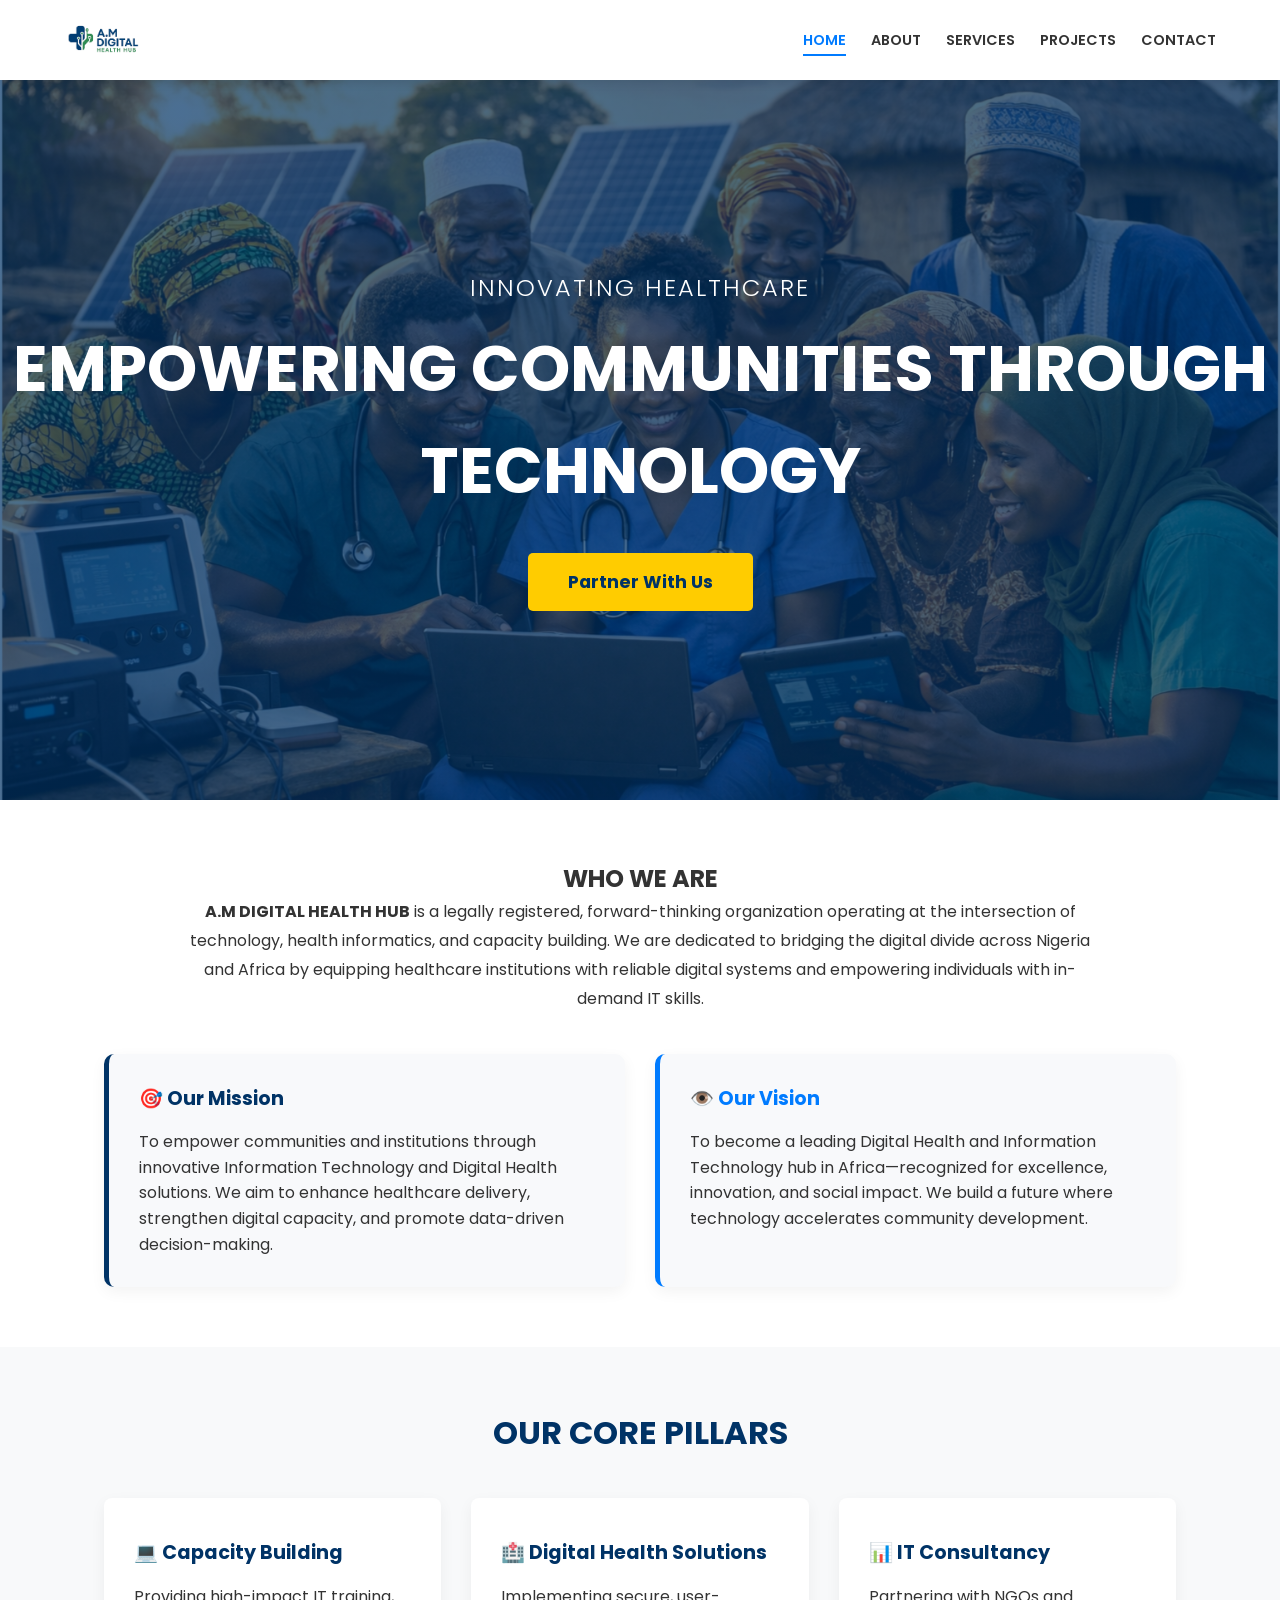
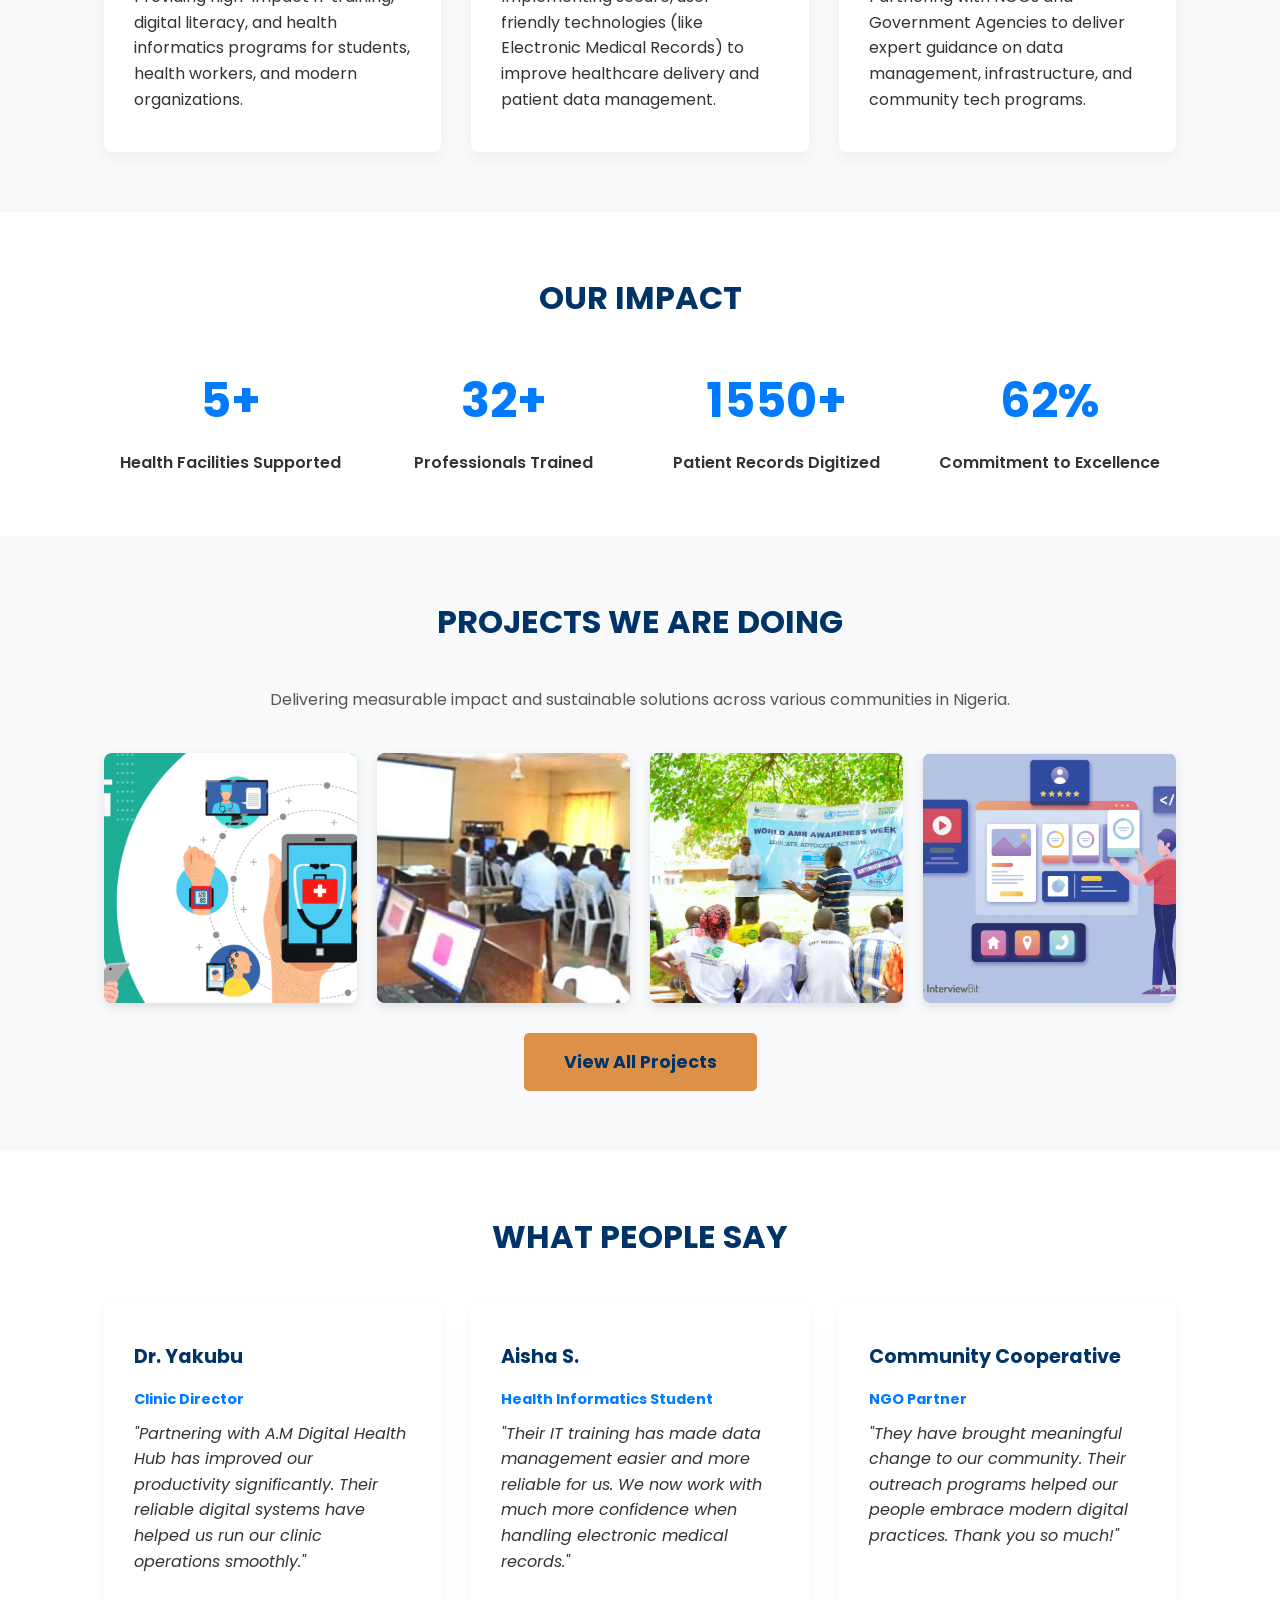
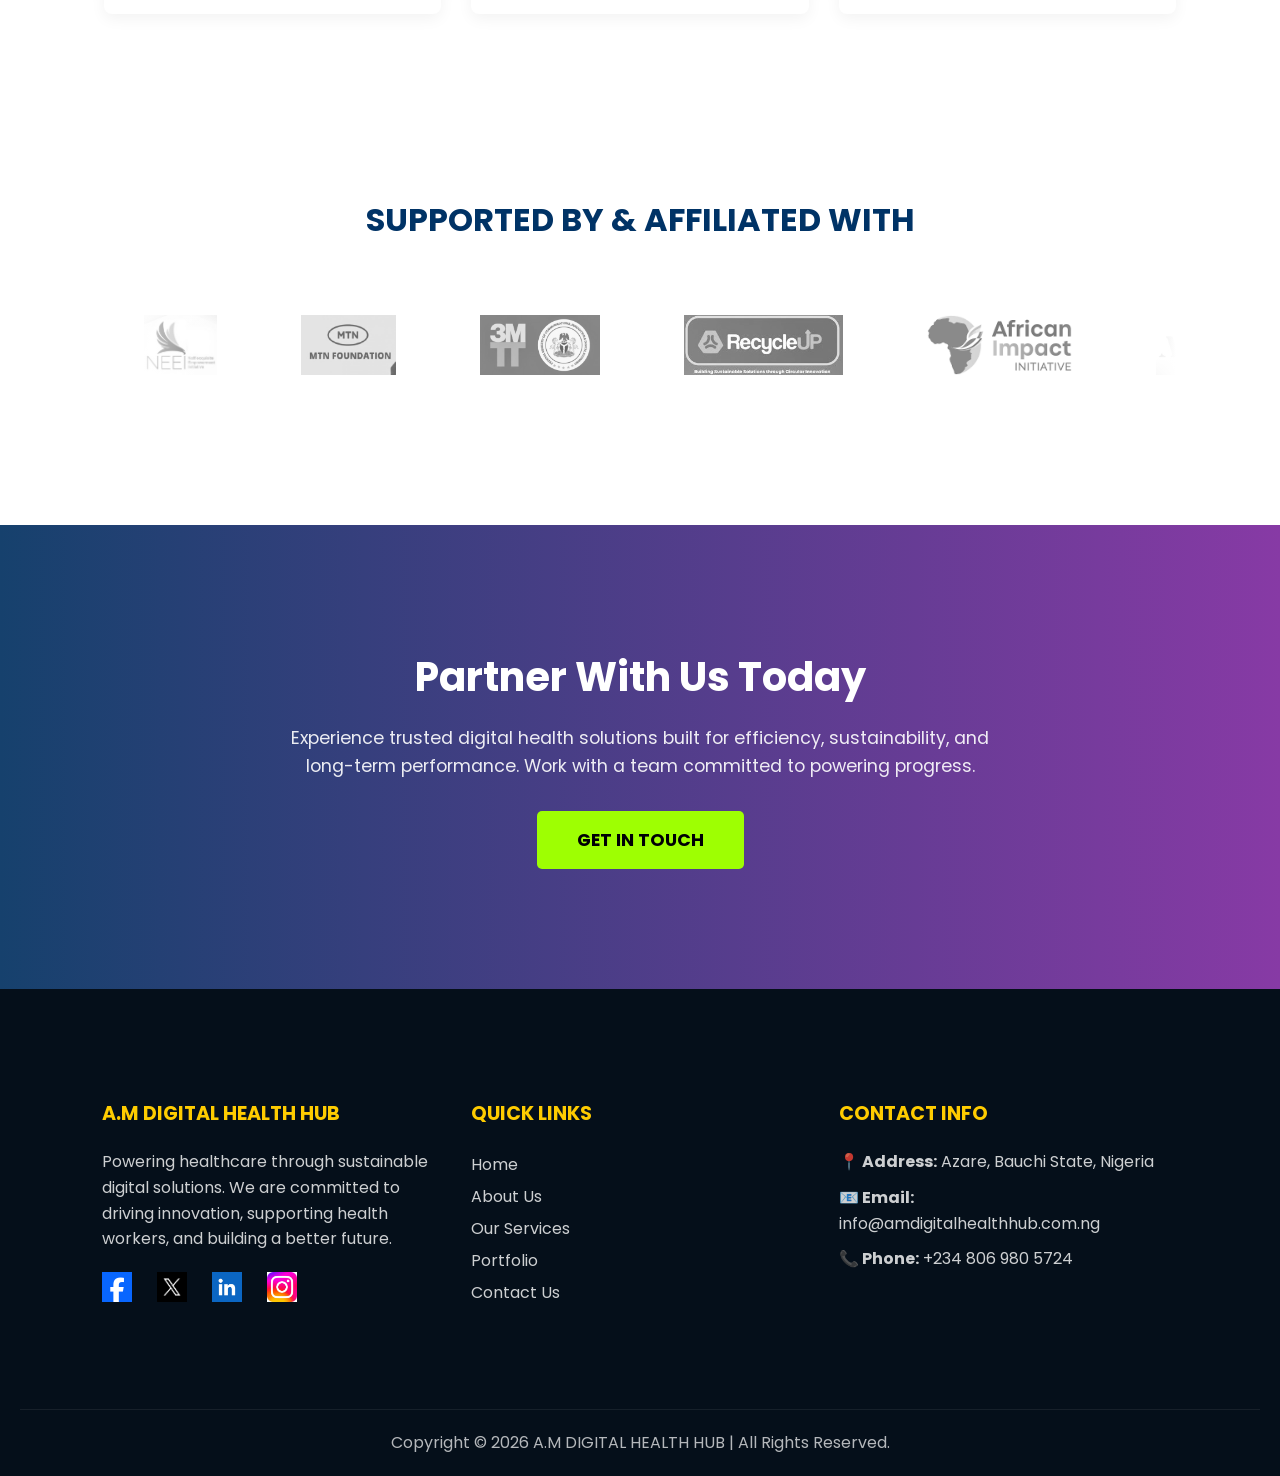
<file: index.html>
<!DOCTYPE html>
<html lang="en">
<head>
  <meta charset="UTF-8" />
  <meta name="viewport" content="width=device-width, initial-scale=1.0" />
  
  <!-- SEO Meta Tags -->
  <meta name="description" content="A.M DIGITAL HEALTH HUB is a leading Information Technology and Digital Health company offering IT training, digital health solutions, and consultancy across Nigeria and Africa.">
  <meta name="keywords" content="Digital Health Nigeria, IT Training, Health Informatics, A.M DIGITAL HEALTH HUB, Tech Hub Bauchi, Africa Tech">
  
  <title>A.M DIGITAL HEALTH HUB | Home</title>
  <link rel="icon" type="image/png" href="logo.png">
  
  <link rel="preconnect" href="https://fonts.googleapis.com">
  <link rel="preconnect" href="https://fonts.gstatic.com" crossorigin>
  <link href="https://fonts.googleapis.com/css2?family=Poppins:wght@300;400;500;600;700&display=swap" rel="stylesheet">
  
  <!-- External CSS -->
  <link rel="stylesheet" href="style.css">
</head>
<body>

  <header>
    <img src="logo.png" alt="A.M DIGITAL HEALTH HUB Logo" />
    
    <div class="menu-toggle" id="mobile-menu">
      <span class="bar"></span>
      <span class="bar"></span>
      <span class="bar"></span>
    </div>

    <nav>
      <ul>
        <li><a href="index.html" class="active-link">HOME</a></li>
        <li><a href="about.html">ABOUT</a></li>
        <li><a href="services.html">SERVICES</a></li>
        <li><a href="projects.html">PROJECTS</a></li>
        <li><a href="contact.html">CONTACT</a></li>
      </ul>
    </nav>
  </header>

  <section class="hero-section">
    <div class="hero-content reveal">
      <h2>INNOVATING HEALTHCARE</h2>
      <h1>EMPOWERING COMMUNITIES THROUGH TECHNOLOGY</h1>
      <!-- ADDED .pulse-btn HERE -->
      <a href="contact.html" class="hero-btn pulse-btn">Partner With Us</a>
    </div>
  </section>

  <!-- WELCOME SECTION -->
  <section class="welcome-section container" style="text-align: center;">
    <h2 class="reveal">WHO WE ARE</h2>
    <p class="reveal" style="max-width: 900px; margin: 0 auto 40px auto; line-height: 1.8;">
      <strong>A.M DIGITAL HEALTH HUB</strong> is a legally registered, forward-thinking organization operating at the intersection of technology, health informatics, and capacity building. We are dedicated to bridging the digital divide across Nigeria and Africa by equipping healthcare institutions with reliable digital systems and empowering individuals with in-demand IT skills.
    </p>

    <div class="reveal" style="display: flex; flex-wrap: wrap; gap: 30px; justify-content: center;">
      <!-- ADDED .hover-lift HERE -->
      <div class="card hover-lift" style="flex: 1 1 350px; background: #f8f9fb; padding: 30px; border-radius: 10px; border-left: 5px solid #003366; text-align: left;">
        <h3 style="color: #003366; margin-bottom: 15px;">🎯 Our Mission</h3>
        <p>To empower communities and institutions through innovative Information Technology and Digital Health solutions. We aim to enhance healthcare delivery, strengthen digital capacity, and promote data-driven decision-making.</p>
      </div>
      <!-- ADDED .hover-lift HERE -->
      <div class="card hover-lift" style="flex: 1 1 350px; background: #f8f9fb; padding: 30px; border-radius: 10px; border-left: 5px solid #007bff; text-align: left;">
        <h3 style="color: #007bff; margin-bottom: 15px;">👁️ Our Vision</h3>
        <p>To become a leading Digital Health and Information Technology hub in Africa—recognized for excellence, innovation, and social impact. We build a future where technology accelerates community development.</p>
      </div>
    </div>
  </section>

  <section class="why-choose-us bg-light">
    <div class="container">
      <h2 class="section-title reveal" style="text-align: center;">OUR CORE PILLARS</h2>
      <div class="grid-3">
        <!-- ADDED .hover-lift HERE -->
        <div class="card reveal hover-lift">
          <h3>💻 Capacity Building</h3>
          <p>Providing high-impact IT training, digital literacy, and health informatics programs for students, health workers, and modern organizations.</p>
        </div>
        <div class="card reveal hover-lift">
          <h3>🏥 Digital Health Solutions</h3>
          <p>Implementing secure, user-friendly technologies (like Electronic Medical Records) to improve healthcare delivery and patient data management.</p>
        </div>
        <div class="card reveal hover-lift">
          <h3>📊 IT Consultancy</h3>
          <p>Partnering with NGOs and Government Agencies to deliver expert guidance on data management, infrastructure, and community tech programs.</p>
        </div>
      </div>
    </div>
  </section>

  <!-- ANIMATED NUMBER COUNTERS IMPLEMENTED HERE -->
  <section class="impact-metrics text-center container">
    <h2 class="section-title reveal">OUR IMPACT</h2>
    <div class="grid-4">
      <div class="metric-box reveal">
        <h2><span class="num-counter" data-target="5">0</span>+</h2>
        <p>Health Facilities Supported</p>
      </div>
      <div class="metric-box reveal">
        <h2><span class="num-counter" data-target="50">0</span>+</h2>
        <p>Professionals Trained</p>
      </div>
      <div class="metric-box reveal">
        <h2><span class="num-counter" data-target="2500">0</span>+</h2>
        <p>Patient Records Digitized</p>
      </div>
      <div class="metric-box reveal">
        <h2><span class="num-counter" data-target="100">0</span>%</h2>
        <p>Commitment to Excellence</p>
      </div>
    </div>
  </section>

  <section class="portfolio-section bg-light">
    <div class="container text-center">
      <h2 class="section-title reveal">PROJECTS we are doing</h2>
      <p class="reveal" style="margin-bottom: 40px; color: #555;">Delivering measurable impact and sustainable solutions across various communities in Nigeria.</p>
      <div class="grid-4 portfolio-grid">
        <!-- ADDED .hover-lift HERE -->
        <img src="assets/project1.png" alt="EHR System Implementation" class="reveal hover-lift">
        <img src="assets/project2.jpeg" alt="Health Informatics Training" class="reveal hover-lift">
        <img src="assets/project3.jpg" alt="Community Health Outreach" class="reveal hover-lift">
        <img src="assets/project4.png" alt="Web & Software Development" class="reveal hover-lift">
      </div>
      <a href="projects.html" class="hero-btn reveal" style="display: inline-block; margin-top: 30px; background: #dd9047;">View All Projects</a>
    </div>
  </section>

  <section class="testimonials container text-center">
    <h2 class="section-title reveal">WHAT PEOPLE SAY</h2>
    <div class="grid-3">
      <!-- ADDED .hover-lift HERE -->
      <div class="testimonial-card reveal hover-lift">
        <h3 style="color: #003366;">Dr. Yakubu</h3>
        <span style="color: #007bff; font-weight: bold; display: block; margin-bottom: 10px;">Clinic Director</span>
        <p>"Partnering with A.M Digital Health Hub has improved our productivity significantly. Their reliable digital systems have helped us run our clinic operations smoothly."</p>
      </div>
      <div class="testimonial-card reveal hover-lift">
        <h3 style="color: #003366;">Aisha S.</h3>
        <span style="color: #007bff; font-weight: bold; display: block; margin-bottom: 10px;">Health Informatics Student</span>
        <p>"Their IT training has made data management easier and more reliable for us. We now work with much more confidence when handling electronic medical records."</p>
      </div>
      <div class="testimonial-card reveal hover-lift">
        <h3 style="color: #003366;">Community Cooperative</h3>
        <span style="color: #007bff; font-weight: bold; display: block; margin-bottom: 10px;">NGO Partner</span>
        <p>"They have brought meaningful change to our community. Their outreach programs helped our people embrace modern digital practices. Thank you so much!"</p>
      </div>
    </div>
  </section>

  <!-- ANIMATED PARTNERS SECTION -->
  <section class="partners-section text-center" style="padding: 60px 0; background: #ffffff;">
    <div class="container">
      <h2 class="section-title reveal">Supported By & Affiliated With</h2>
      
      <div class="partners-slider reveal">
        <div class="partners-track">
          <!-- FIRST SET OF LOGOS -->
          <img src="assets/partner1.jpg" alt="Affiliate Logo">
          <img src="assets/partner2.jpeg" alt="Affiliate Logo">
          <img src="assets/partner3.webp" alt="Affiliate Logo">
          <img src="assets/partner4.jpeg" alt="Affiliate Logo">
          <img src="assets/partner5.png" alt="Affiliate Logo">
          <img src="assets/partner6.jpg" alt="Affiliate Logo">
          
          <!-- SECOND SET OF LOGOS -->
          <img src="assets/partner1.jpg" alt="Affiliate Logo">
          <img src="assets/partner2.jpeg" alt="Affiliate Logo">
          <img src="assets/partner3.webp" alt="Affiliate Logo">
          <img src="assets/partner4.jpeg" alt="Affiliate Logo">
          <img src="assets/partner5.png" alt="Affiliate Logo">
          <img src="assets/partner6.jpg" alt="Affiliate Logo">
        </div>
      </div>
      
    </div>
  </section>

  <section class="cta-banner text-center reveal" style="background: linear-gradient(90deg, #16416d, #873aa5); color: white; padding: 60px 20px;">
    <div class="container">
      <h2 style="font-size: 2.5rem; margin-bottom: 15px;">Partner With Us Today</h2>
      <p style="font-size: 1.1rem; max-width: 700px; margin: 0 auto 30px auto; opacity: 0.9;">Experience trusted digital health solutions built for efficiency, sustainability, and long-term performance. Work with a team committed to powering progress.</p>
      <!-- ADDED .pulse-btn HERE -->
      <a href="contact.html" class="hero-btn pulse-btn" style="background: #9eff02; color: #000005;">GET IN TOUCH</a>
    </div>
  </section>

  <footer class="main-footer" style="background: #050f1a; color: white; padding: 50px 20px 20px 20px;">
    <div class="container grid-3" style="text-align: left; align-items: start;">
      <div class="footer-col">
        <h3 style="color: #ffcc00; margin-bottom: 20px;">A.M DIGITAL HEALTH HUB</h3>
        <p style="margin-bottom: 20px; opacity: 0.8;">Powering healthcare through sustainable digital solutions. We are committed to driving innovation, supporting health workers, and building a better future.</p>
        
        <div class="social-links" style="display: flex; gap: 15px; margin-top: 15px;">
          <a href="https://www.facebook.com/share/19uipVWJs8/" target="_blank">
            <img src="assets/facebook.png" alt="Facebook" style="width: 30px; transition: transform 0.3s;" onmouseover="this.style.transform='translateY(-5px)'" onmouseout="this.style.transform='translateY(0)'">
          </a>
          <a href="https://x.com/AM_DigitalHealt?t=SF7xO812lId9wUdSsH2ciw&s=09" target="_blank">
            <img src="assets/twitter.png" alt="X-Twitter" style="width: 30px; transition: transform 0.3s;" onmouseover="this.style.transform='translateY(-5px)'" onmouseout="this.style.transform='translateY(0)'">
          </a>
          <a href="https://www.linkedin.com/company/am-digital-health-hub/" target="_blank">
            <img src="assets/linkedin.png" alt="LinkedIn" style="width: 30px; transition: transform 0.3s;" onmouseover="this.style.transform='translateY(-5px)'" onmouseout="this.style.transform='translateY(0)'">
          </a>
          <a href="https://www.instagram.com/amdigitalhealthhub?igsh=eGYxMHluOWtkYTNn" target="_blank">
            <img src="assets/instagram.jpeg" alt="Instagram" style="width: 30px; transition: transform 0.3s;" onmouseover="this.style.transform='translateY(-5px)'" onmouseout="this.style.transform='translateY(0)'">
          </a>
        </div>
      </div>

      <div class="footer-col">
        <h3 style="margin-bottom: 20px; color: #ffcc00;">QUICK LINKS</h3>
        <ul style="list-style: none; padding: 0; line-height: 2;">
          <li><a href="index.html" style="color: white; text-decoration: none; opacity: 0.8;">Home</a></li>
          <li><a href="about.html" style="color: white; text-decoration: none; opacity: 0.8;">About Us</a></li>
          <li><a href="services.html" style="color: white; text-decoration: none; opacity: 0.8;">Our Services</a></li>
          <li><a href="projects.html" style="color: white; text-decoration: none; opacity: 0.8;">Portfolio</a></li>
          <li><a href="contact.html" style="color: white; text-decoration: none; opacity: 0.8;">Contact Us</a></li>
        </ul>
      </div>

      <div class="footer-col">
        <h3 style="margin-bottom: 20px; color: #ffcc00;">CONTACT INFO</h3>
        <p style="opacity: 0.8; margin-bottom: 10px;"><strong>📍 Address:</strong> Azare, Bauchi State, Nigeria</p>
        <p style="opacity: 0.8; margin-bottom: 10px;"><strong>📧 Email:</strong> info@amdigitalhealthhub.com.ng</p>
        <p style="opacity: 0.8;"><strong>📞 Phone:</strong> +234 806 980 5724</p>
      </div>
    </div>
    
    <div style="text-align: center; margin-top: 40px; padding-top: 20px; border-top: 1px solid rgba(255,255,255,0.1); opacity: 0.7;">
      <p>Copyright © 2026 A.M DIGITAL HEALTH HUB | All Rights Reserved.</p>
    </div>
  </footer>

  <script>
    // Mobile Menu Toggle
    const mobileMenu = document.getElementById('mobile-menu');
    const navMenu = document.querySelector('nav');

    mobileMenu.addEventListener('click', () => {
      mobileMenu.classList.toggle('is-active');
      navMenu.classList.toggle('active');
    });
    
    // Scroll Reveal Animation
    const observer = new IntersectionObserver((entries) => {
      entries.forEach((entry) => {
        if (entry.isIntersecting) {
          entry.target.classList.add('active');
        }
      });
    });
    const hiddenElements = document.querySelectorAll('.reveal');
    hiddenElements.forEach((el) => observer.observe(el));

    // NEW: Animated Number Counter Logic
    const counters = document.querySelectorAll('.num-counter');
    const countObserver = new IntersectionObserver((entries, observer) => {
      entries.forEach(entry => {
        if (entry.isIntersecting) {
          const counter = entry.target;
          const target = +counter.getAttribute('data-target');
          
          // Format the display: if target is 2000, show '2k' instead at the end
          const updateCount = () => {
            const current = +counter.innerText.replace('k', '');
            // Speed of counting: divides the target into small chunks
            const increment = target / 50; 

            if (current < target) {
              counter.innerText = Math.ceil(current + increment);
              setTimeout(updateCount, 30);
            } else {
              // Final formatting: change 2000 to 2k
              counter.innerText = target === 2000 ? '2k' : target;
            }
          };
          updateCount();
          observer.unobserve(counter); // Stops it from recounting if they scroll up and down
        }
      });
    }, { threshold: 0.5 }); // Triggers when the numbers are 50% visible

    counters.forEach(counter => countObserver.observe(counter));
  </script>
</body>
</html>
</file>
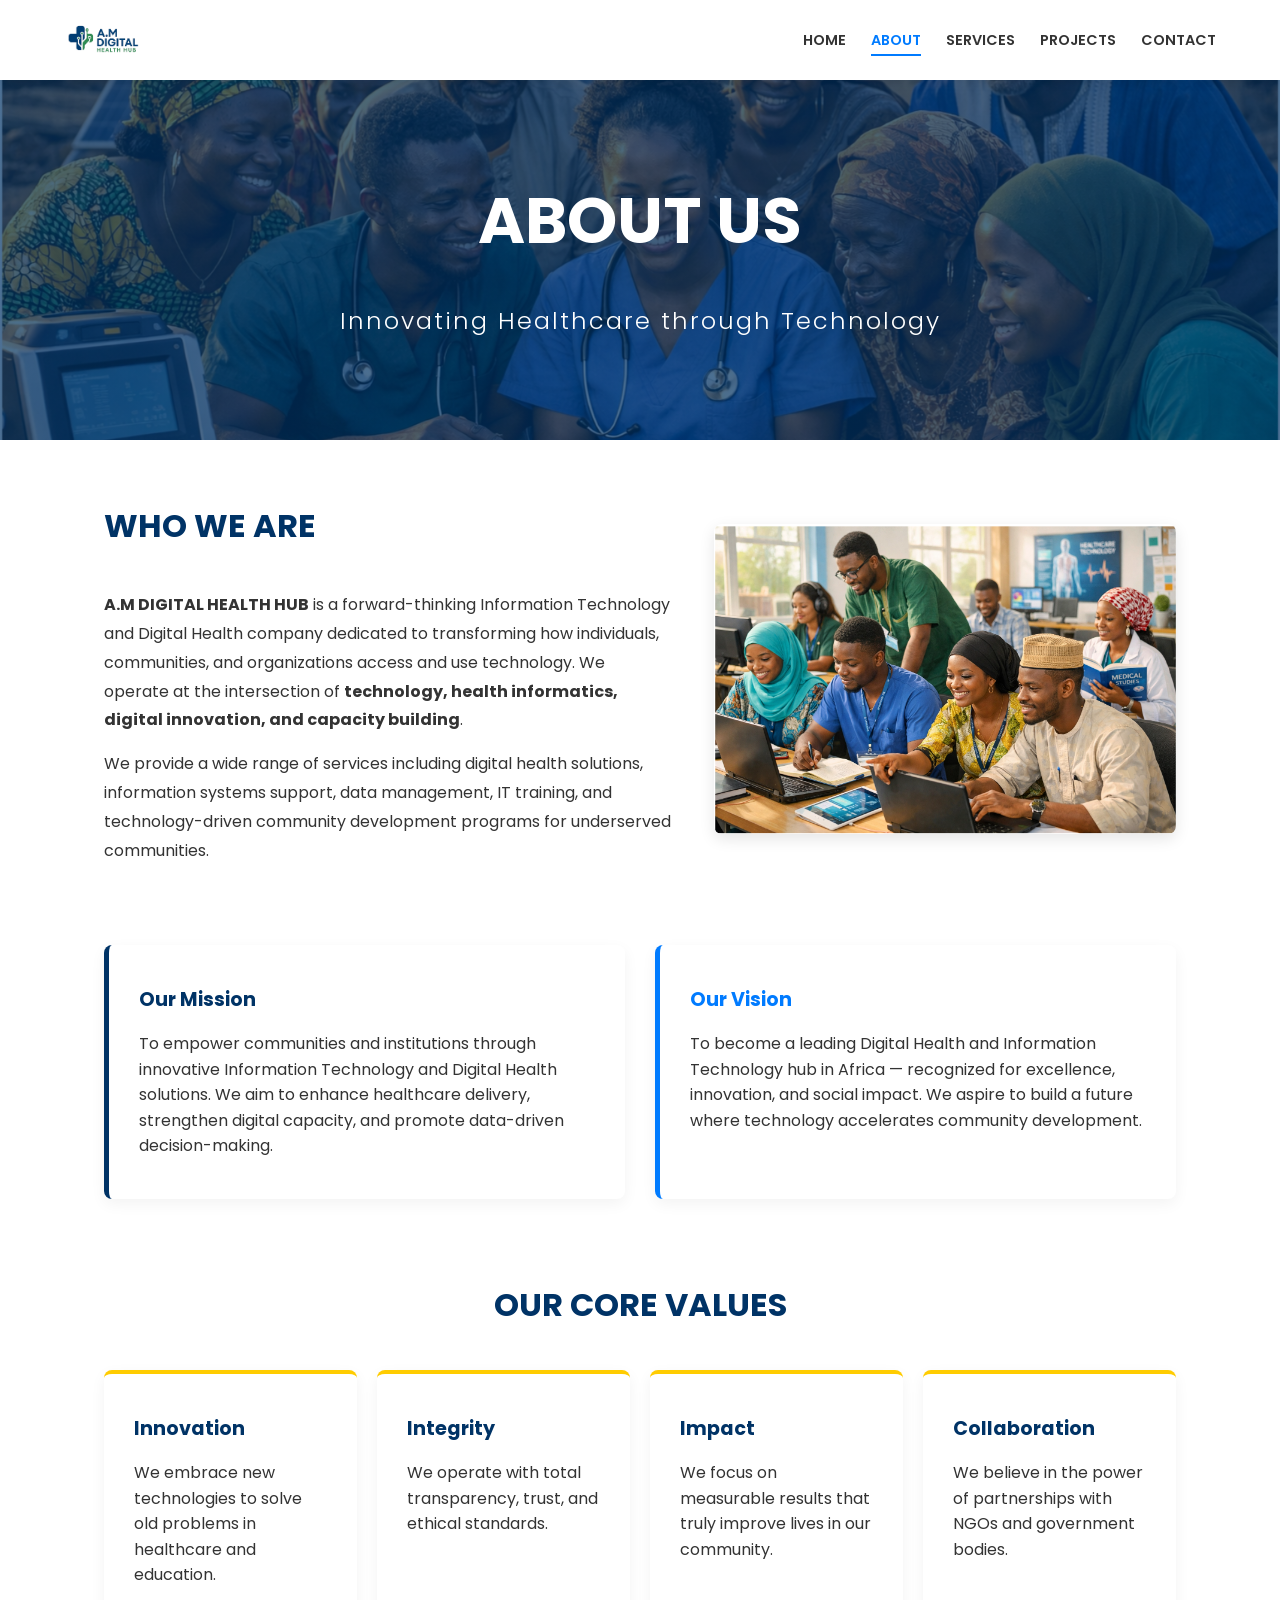
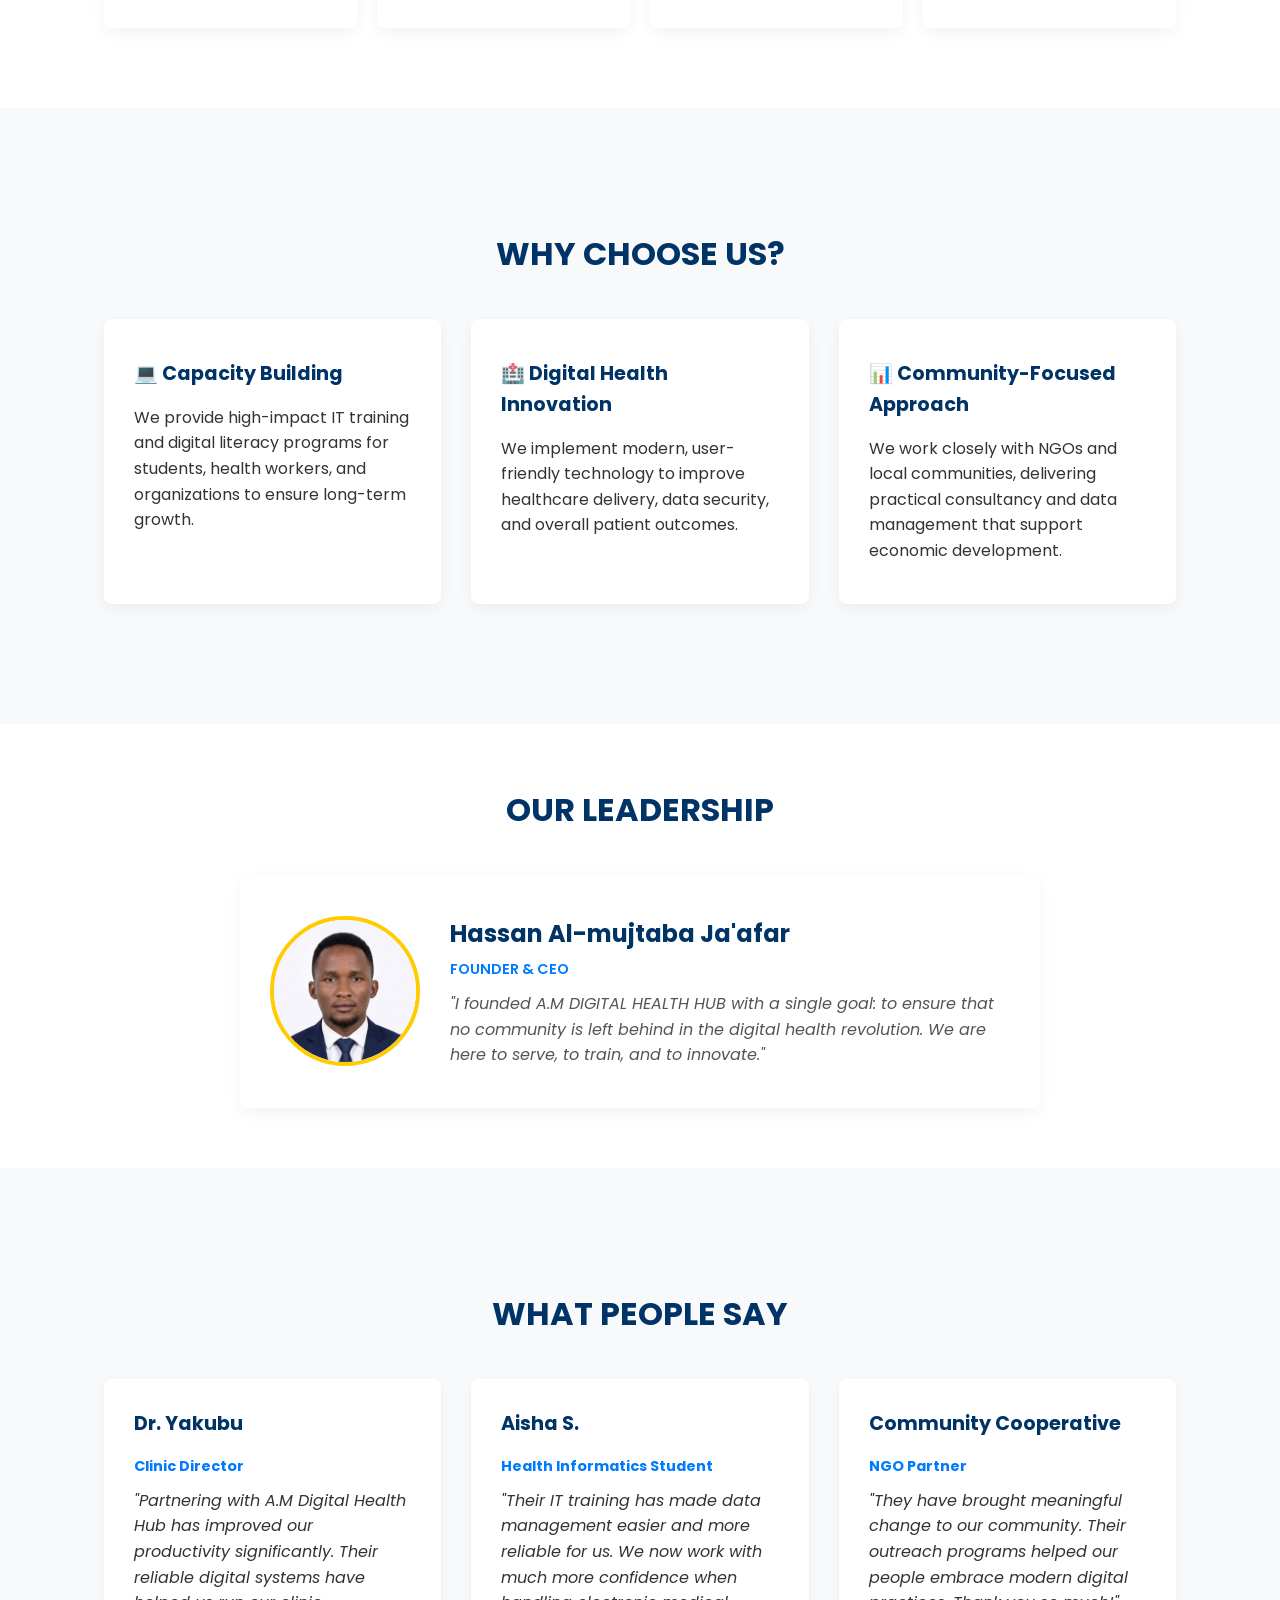
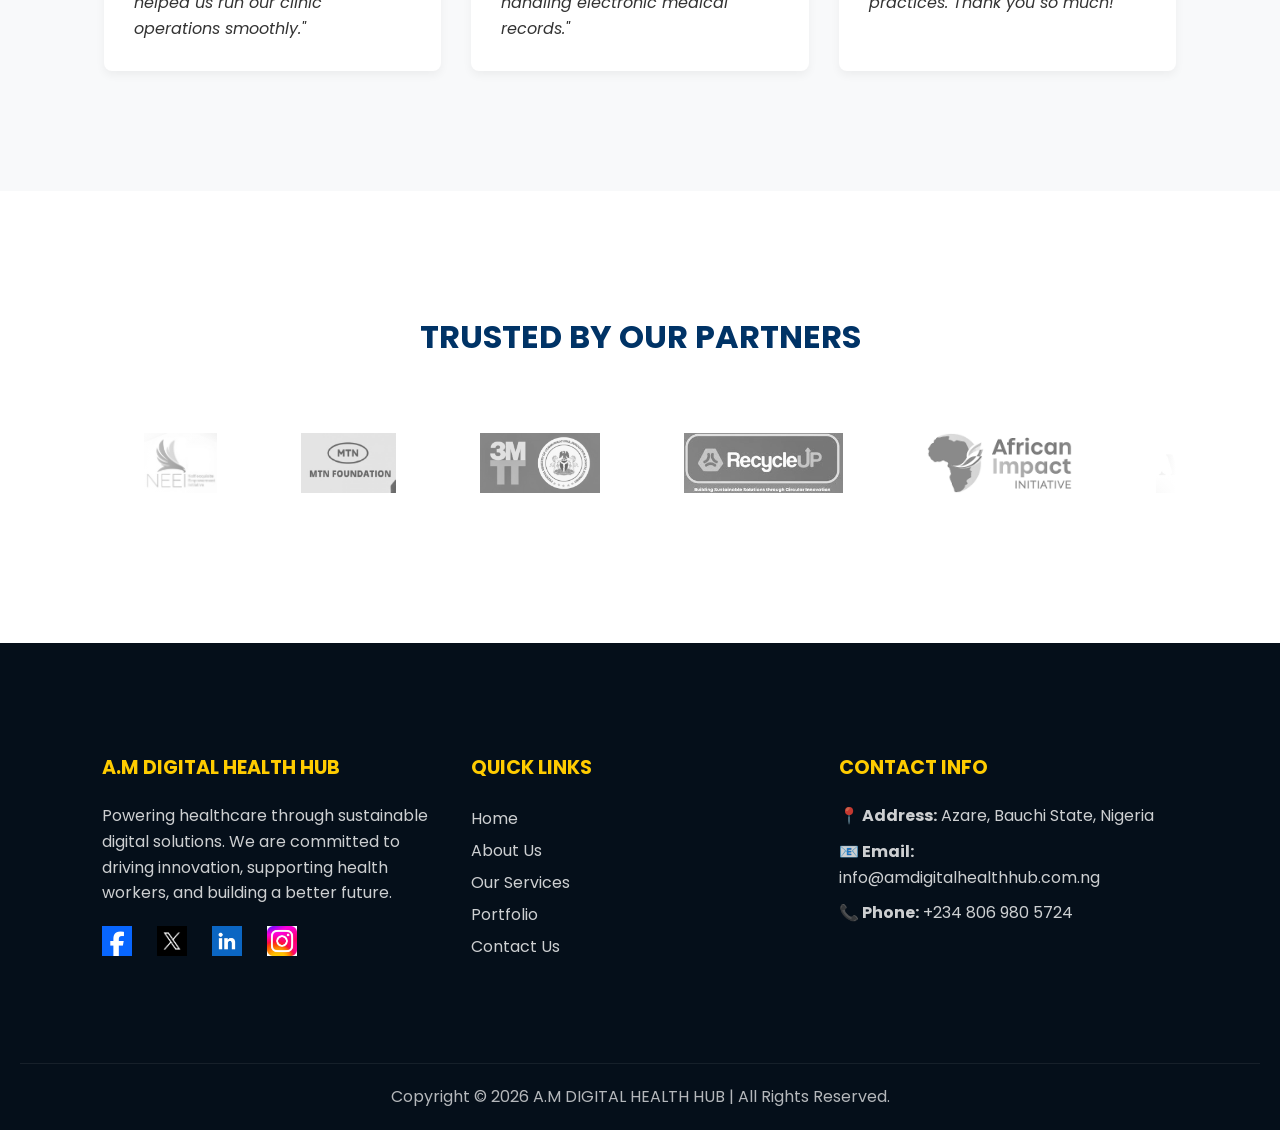
<file: about.html>
<!DOCTYPE html>
<html lang="en">
<head>
  <meta charset="UTF-8" />
  <meta name="viewport" content="width=device-width, initial-scale=1.0" />
  
  <!-- SEO Meta Tags -->
  <meta name="description" content="Learn about A.M DIGITAL HEALTH HUB - Our mission, vision, values, and leadership driving healthcare innovation in Nigeria.">
  <meta name="keywords" content="About A.M DIGITAL HEALTH HUB, Digital Health Mission, Health IT Vision, Nigeria Tech Company, Hassan Al-mujtaba Ja'afar">
  
  <title>About Us | A.M DIGITAL HEALTH HUB</title>
  <link rel="icon" type="image/png" href="logo.png">
  
  <link rel="preconnect" href="https://fonts.googleapis.com">
  <link rel="preconnect" href="https://fonts.gstatic.com" crossorigin>
  <link href="https://fonts.googleapis.com/css2?family=Poppins:wght@300;400;500;600;700&display=swap" rel="stylesheet">
  
  <!-- External CSS -->
  <link rel="stylesheet" href="style.css">
</head>
<body>

  <!-- HEADER -->
  <header>
    <img src="logo.png" alt="A.M DIGITAL HEALTH HUB Logo" />
    
    <div class="menu-toggle" id="mobile-menu">
      <span class="bar"></span>
      <span class="bar"></span>
      <span class="bar"></span>
    </div>

    <nav>
      <ul>
        <li><a href="index.html">HOME</a></li>
        <li><a href="about.html" class="active-link">ABOUT</a></li>
        <li><a href="services.html">SERVICES</a></li>
        <li><a href="projects.html">PROJECTS</a></li>
        <li><a href="contact.html">CONTACT</a></li>
      </ul>
    </nav>
  </header>

  <!-- HERO SECTION -->
  <section class="hero-section" style="height: 40vh; min-height: 300px;">
    <div class="hero-content reveal">
      <h1>ABOUT US</h1>
      <h2>Innovating Healthcare through Technology</h2>
    </div>
  </section>

  <!-- WHO WE ARE & CORE VALUES -->
  <section class="container" style="padding-top: 60px; padding-bottom: 40px;">
    
    <!-- Who We Are -->
    <div style="display: flex; flex-wrap: wrap; gap: 40px; align-items: center; margin-bottom: 80px;">
      <div style="flex: 1 1 50%;">
        <h2 class="section-title reveal" style="text-align: left;">Who We Are</h2>
        <p class="reveal" style="margin-bottom: 15px; line-height: 1.8;">
          <strong>A.M DIGITAL HEALTH HUB</strong> is a forward-thinking Information Technology and Digital Health company dedicated to transforming how individuals, communities, and organizations access and use technology. We operate at the intersection of <strong>technology, health informatics, digital innovation, and capacity building</strong>.
        </p>
        <p class="reveal" style="line-height: 1.8;">
          We provide a wide range of services including digital health solutions, information systems support, data management, IT training, and technology-driven community development programs for underserved communities.
        </p>
      </div>
      <div style="flex: 1 1 40%;">
        <img src="assets/team.png" alt="Our Team" class="reveal" style="width: 100%; border-radius: 8px; box-shadow: 0 5px 15px rgba(0,0,0,0.1);">
      </div>
    </div>

    <!-- Mission & Vision -->
    <div class="grid-3" style="margin-bottom: 80px; justify-content: center;">
      <div class="card bg-light reveal" style="border-left: 5px solid #003366;">
        <h3 style="color: #003366;">Our Mission</h3>
        <p>To empower communities and institutions through innovative Information Technology and Digital Health solutions. We aim to enhance healthcare delivery, strengthen digital capacity, and promote data-driven decision-making.</p>
      </div>
      <div class="card bg-light reveal" style="border-left: 5px solid #007bff;">
        <h3 style="color: #007bff;">Our Vision</h3>
        <p>To become a leading Digital Health and Information Technology hub in Africa — recognized for excellence, innovation, and social impact. We aspire to build a future where technology accelerates community development.</p>
      </div>
    </div>

    <!-- Core Values -->
    <h2 class="section-title text-center reveal">Our Core Values</h2>
    <div class="grid-4" style="margin-bottom: 40px;">
      <div class="card text-center reveal" style="border-top: 4px solid #ffcc00;">
        <h3>Innovation</h3>
        <p>We embrace new technologies to solve old problems in healthcare and education.</p>
      </div>
      <div class="card text-center reveal" style="border-top: 4px solid #ffcc00;">
        <h3>Integrity</h3>
        <p>We operate with total transparency, trust, and ethical standards.</p>
      </div>
      <div class="card text-center reveal" style="border-top: 4px solid #ffcc00;">
        <h3>Impact</h3>
        <p>We focus on measurable results that truly improve lives in our community.</p>
      </div>
      <div class="card text-center reveal" style="border-top: 4px solid #ffcc00;">
        <h3>Collaboration</h3>
        <p>We believe in the power of partnerships with NGOs and government bodies.</p>
      </div>
    </div>
  </section>

  <!-- NEW: WHY CHOOSE US -->
  <section class="why-choose-us bg-light" style="padding: 60px 0;">
    <div class="container">
      <h2 class="section-title reveal" style="text-align: center;">Why Choose Us?</h2>
      <div class="grid-3">
        <div class="card reveal">
          <h3>💻 Capacity Building</h3>
          <p>We provide high-impact IT training and digital literacy programs for students, health workers, and organizations to ensure long-term growth.</p>
        </div>
        <div class="card reveal">
          <h3>🏥 Digital Health Innovation</h3>
          <p>We implement modern, user-friendly technology to improve healthcare delivery, data security, and overall patient outcomes.</p>
        </div>
        <div class="card reveal">
          <h3>📊 Community-Focused Approach</h3>
          <p>We work closely with NGOs and local communities, delivering practical consultancy and data management that support economic development.</p>
        </div>
      </div>
    </div>
  </section>

  <!-- LEADERSHIP SECTION -->
  <section class="container" style="padding: 60px 20px;">
    <h2 class="section-title text-center reveal">Our Leadership</h2>
    <div class="card bg-light reveal" style="display: flex; align-items: center; gap: 30px; flex-wrap: wrap; justify-content: center; max-width: 800px; margin: 0 auto;">
      <img src="assets/founder.png" alt="Hassan Al-mujtaba Ja'afar" style="width: 150px; height: 150px; border-radius: 50%; border: 4px solid #ffcc00; object-fit: cover;" />
      <div style="flex: 1; min-width: 250px; text-align: left;">
        <h3 style="color: #003366; font-size: 1.5rem; margin-bottom: 5px;">Hassan Al-mujtaba Ja'afar</h3>
        <span style="color: #007bff; font-weight: 600; display: block; margin-bottom: 10px; text-transform: uppercase; font-size: 0.9rem;">Founder & CEO</span>
        <p style="font-style: italic; color: #555;">
          "I founded A.M DIGITAL HEALTH HUB with a single goal: to ensure that no community is left behind in the digital health revolution. We are here to serve, to train, and to innovate."
        </p>
      </div>
    </div>
  </section>

  <!-- NEW: WHAT PEOPLE SAY -->
  <section class="testimonials bg-light" style="padding: 60px 0; text-align: center;">
    <div class="container">
      <h2 class="section-title reveal">What People Say</h2>
      <div class="grid-3">
        <div class="testimonial-card reveal" style="background: white; padding: 30px; border-radius: 8px; box-shadow: 0 4px 10px rgba(0,0,0,0.05);">
          <h3 style="color: #003366;">Dr. Yakubu</h3>
          <span style="color: #007bff; font-weight: bold; display: block; margin-bottom: 10px;">Clinic Director</span>
          <p>"Partnering with A.M Digital Health Hub has improved our productivity significantly. Their reliable digital systems have helped us run our clinic operations smoothly."</p>
        </div>
        <div class="testimonial-card reveal" style="background: white; padding: 30px; border-radius: 8px; box-shadow: 0 4px 10px rgba(0,0,0,0.05);">
          <h3 style="color: #003366;">Aisha S.</h3>
          <span style="color: #007bff; font-weight: bold; display: block; margin-bottom: 10px;">Health Informatics Student</span>
          <p>"Their IT training has made data management easier and more reliable for us. We now work with much more confidence when handling electronic medical records."</p>
        </div>
        <div class="testimonial-card reveal" style="background: white; padding: 30px; border-radius: 8px; box-shadow: 0 4px 10px rgba(0,0,0,0.05);">
          <h3 style="color: #003366;">Community Cooperative</h3>
          <span style="color: #007bff; font-weight: bold; display: block; margin-bottom: 10px;">NGO Partner</span>
          <p>"They have brought meaningful change to our community. Their outreach programs helped our people embrace modern digital practices. Thank you so much!"</p>
        </div>
      </div>
    </div>
  </section>

  
  <!-- ANIMATED PARTNERS SECTION -->
  <section class="partners-section text-center" style="padding: 60px 0; background: #ffffff;">
    <div class="container">
      <h2 class="section-title reveal">Trusted By Our Partners</h2>
      
      <div class="partners-slider reveal">
        <div class="partners-track">
          <!-- FIRST SET OF LOGOS -->
          <img src="assets/partner1.jpg" alt="Partner 1">
          <img src="assets/partner2.jpeg" alt="Partner 2">
          <img src="assets/partner3.webp" alt="Partner 3">
          <img src="assets/partner4.jpeg" alt="Partner 4">
          <img src="assets/partner5.png" alt="Partner 5">
          <img src="assets/partner6.jpg" alt="Partner 6">
          
          <!-- SECOND SET OF LOGOS (Duplicated for seamless infinite scrolling) -->
          <img src="assets/partner1.jpg" alt="Partner 1">
          <img src="assets/partner2.jpeg" alt="Partner 2">
          <img src="assets/partner3.webp" alt="Partner 3">
          <img src="assets/partner4.jpeg" alt="Partner 4">
          <img src="assets/partner5.png" alt="Partner 5">
          <img src="assets/partner6.jpg" alt="Partner 6">
        </div>
      </div>
      
    </div>
  </section>



  <!-- FOOTER -->
  <footer class="main-footer" style="background: #050f1a; color: white; padding: 50px 20px 20px 20px;">
    <div class="container grid-3" style="text-align: left; align-items: start;">
      <div class="footer-col">
        <h3 style="color: #ffcc00; margin-bottom: 20px;">A.M DIGITAL HEALTH HUB</h3>
        <p style="margin-bottom: 20px; opacity: 0.8;">Powering healthcare through sustainable digital solutions. We are committed to driving innovation, supporting health workers, and building a better future.</p>
        
        <div class="social-links" style="display: flex; gap: 15px; margin-top: 15px;">
          <a href="https://www.facebook.com/share/19uipVWJs8/" target="_blank">
            <img src="assets/facebook.png" alt="Facebook" style="width: 30px; transition: transform 0.3s;" onmouseover="this.style.transform='translateY(-5px)'" onmouseout="this.style.transform='translateY(0)'">
          </a>
          <a href="https://x.com/AM_DigitalHealt?t=SF7xO812lId9wUdSsH2ciw&s=09" target="_blank">
            <img src="assets/twitter.png" alt="X-Twitter" style="width: 30px; transition: transform 0.3s;" onmouseover="this.style.transform='translateY(-5px)'" onmouseout="this.style.transform='translateY(0)'">
          </a>
          <a href="https://www.linkedin.com/company/am-digital-health-hub/" target="_blank">
            <img src="assets/linkedin.png" alt="LinkedIn" style="width: 30px; transition: transform 0.3s;" onmouseover="this.style.transform='translateY(-5px)'" onmouseout="this.style.transform='translateY(0)'">
          </a>
          <a href="https://www.instagram.com/amdigitalhealthhub?igsh=eGYxMHluOWtkYTNn" target="_blank">
            <img src="assets/instagram.jpeg" alt="Instagram" style="width: 30px; transition: transform 0.3s;" onmouseover="this.style.transform='translateY(-5px)'" onmouseout="this.style.transform='translateY(0)'">
          </a>
        </div>
      </div>

      <div class="footer-col">
        <h3 style="margin-bottom: 20px; color: #ffcc00;">QUICK LINKS</h3>
        <ul style="list-style: none; padding: 0; line-height: 2;">
          <li><a href="index.html" style="color: white; text-decoration: none; opacity: 0.8;">Home</a></li>
          <li><a href="about.html" style="color: white; text-decoration: none; opacity: 0.8;">About Us</a></li>
          <li><a href="services.html" style="color: white; text-decoration: none; opacity: 0.8;">Our Services</a></li>
          <li><a href="projects.html" style="color: white; text-decoration: none; opacity: 0.8;">Portfolio</a></li>
          <li><a href="contact.html" style="color: white; text-decoration: none; opacity: 0.8;">Contact Us</a></li>
        </ul>
      </div>

      <div class="footer-col">
        <h3 style="margin-bottom: 20px; color: #ffcc00;">CONTACT INFO</h3>
        <p style="opacity: 0.8; margin-bottom: 10px;"><strong>📍 Address:</strong> Azare, Bauchi State, Nigeria</p>
        <p style="opacity: 0.8; margin-bottom: 10px;"><strong>📧 Email:</strong> info@amdigitalhealthhub.com.ng</p>
        <p style="opacity: 0.8;"><strong>📞 Phone:</strong> +234 806 980 5724</p>
      </div>
    </div>
    
    <div style="text-align: center; margin-top: 40px; padding-top: 20px; border-top: 1px solid rgba(255,255,255,0.1); opacity: 0.7;">
      <p>Copyright © 2026 A.M DIGITAL HEALTH HUB | All Rights Reserved.</p>
    </div>
  </footer>


  
  <script>
    // Mobile Menu Toggle
    const mobileMenu = document.getElementById('mobile-menu');
    const navMenu = document.querySelector('nav');

    mobileMenu.addEventListener('click', () => {
      mobileMenu.classList.toggle('is-active');
      navMenu.classList.toggle('active');
    });

    // Scroll Reveal Animation
    const observer = new IntersectionObserver((entries) => {
      entries.forEach((entry) => {
        if (entry.isIntersecting) {
          entry.target.classList.add('active');
        }
      });
    });

    const hiddenElements = document.querySelectorAll('.reveal');
    hiddenElements.forEach((el) => observer.observe(el));
  </script>
</body>
</html>
</file>
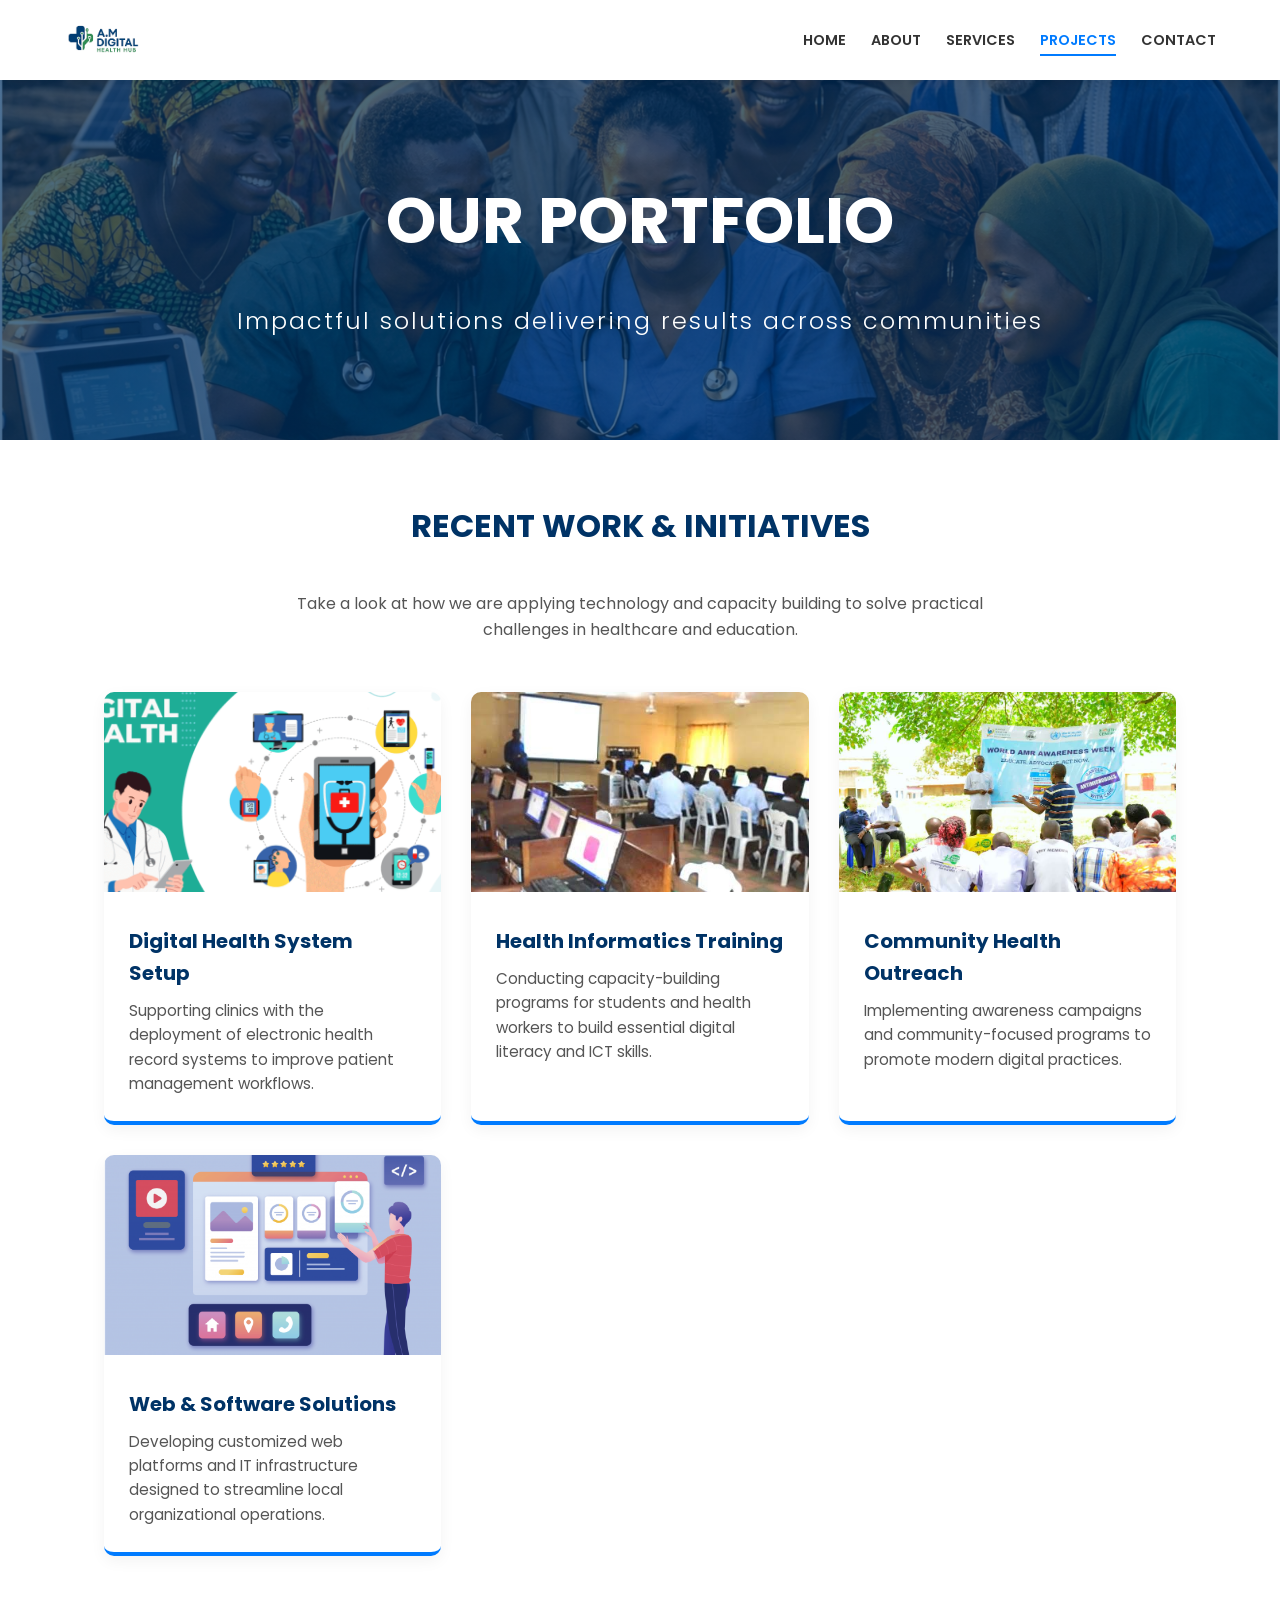
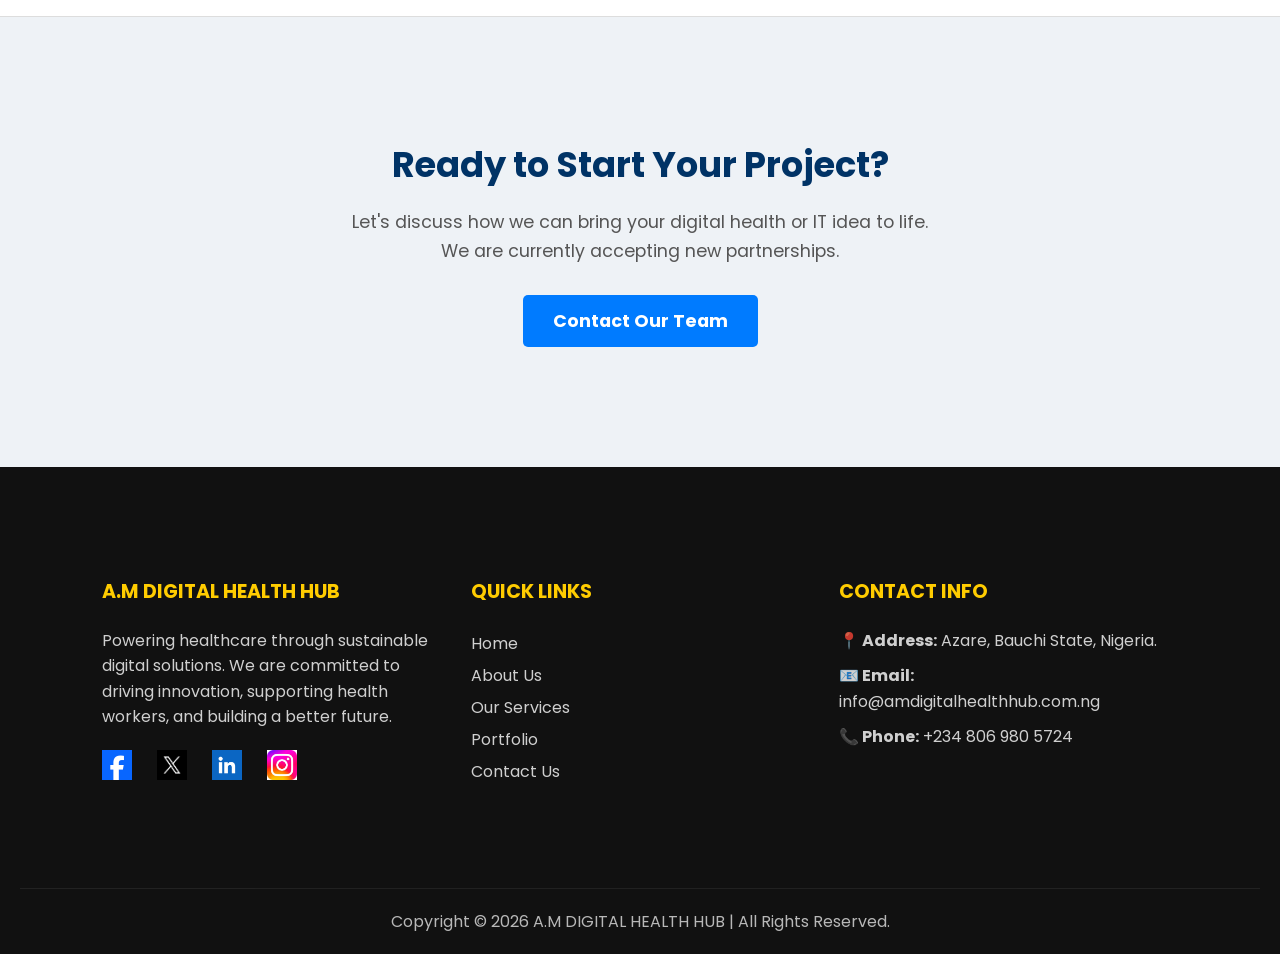
<file: projects.html>
<!DOCTYPE html>
<html lang="en">
<head>
  <meta charset="UTF-8" />
  <meta name="viewport" content="width=device-width, initial-scale=1.0" />
  
  <!-- SEO Meta Tags -->
  <meta name="description" content="View the portfolio of A.M DIGITAL HEALTH HUB. See our recent work in IT training, digital health implementation, and community outreach in Nigeria.">
  <meta name="keywords" content="A.M DIGITAL HEALTH HUB Projects, Digital Health Portfolio, IT Projects Bauchi, Health Tech Implementation, Community Outreach">
  
  <title>Projects | A.M DIGITAL HEALTH HUB</title>
  <link rel="icon" type="image/png" href="logo.png">
  
  <link rel="preconnect" href="https://fonts.googleapis.com">
  <link rel="preconnect" href="https://fonts.gstatic.com" crossorigin>
  <link href="https://fonts.googleapis.com/css2?family=Poppins:wght@300;400;500;600;700&display=swap" rel="stylesheet">
  
  <!-- External CSS -->
  <link rel="stylesheet" href="style.css">
</head>
<body>

  <!-- HEADER -->
  <header>
    <img src="logo.png" alt="A.M DIGITAL HEALTH HUB Logo" />
    
    <div class="menu-toggle" id="mobile-menu">
      <span class="bar"></span>
      <span class="bar"></span>
      <span class="bar"></span>
    </div>

    <nav>
      <ul>
        <li><a href="index.html">HOME</a></li>
        <li><a href="about.html">ABOUT</a></li>
        <li><a href="services.html">SERVICES</a></li>
        <li><a href="projects.html" class="active-link">PROJECTS</a></li>
        <li><a href="contact.html">CONTACT</a></li>
      </ul>
    </nav>
  </header>

  <!-- HERO SECTION -->
  <section class="hero-section" style="height: 40vh; min-height: 300px;">
    <div class="hero-content reveal">
      <h1>OUR PORTFOLIO</h1>
      <h2>Impactful solutions delivering results across communities</h2>
    </div>
  </section>

  <!-- PROJECTS GRID -->
  <section class="container" style="padding-top: 60px; padding-bottom: 60px;">
    
    <div style="text-align: center; margin-bottom: 50px;">
      <h2 class="section-title reveal">Recent Work & Initiatives</h2>
      <p class="reveal" style="color: #555; max-width: 700px; margin: 0 auto;">Take a look at how we are applying technology and capacity building to solve practical challenges in healthcare and education.</p>
    </div>

    <div class="reveal" style="display: grid; grid-template-columns: repeat(auto-fit, minmax(280px, 1fr)); gap: 30px;">
      
      <!-- Project Card 1 -->
      <div style="background: white; border-radius: 10px; overflow: hidden; box-shadow: 0 5px 15px rgba(0,0,0,0.05); border-bottom: 4px solid #007bff; transition: transform 0.3s ease;">
        <img src="assets/project1.png" alt="Digital Health Systems" style="width: 100%; height: 200px; object-fit: cover; background: #eef2f6;">
        <div style="padding: 25px;">
          <h3 style="color: #003366; margin-bottom: 10px; font-size: 1.25rem;">Digital Health System Setup</h3>
          <p style="color: #555; font-size: 0.95rem; line-height: 1.6;">Supporting clinics with the deployment of electronic health record systems to improve patient management workflows.</p>
        </div>
      </div>

      <!-- Project Card 2 -->
      <div style="background: white; border-radius: 10px; overflow: hidden; box-shadow: 0 5px 15px rgba(0,0,0,0.05); border-bottom: 4px solid #007bff; transition: transform 0.3s ease;">
        <img src="assets/project2.jpeg" alt="Training Workshop" style="width: 100%; height: 200px; object-fit: cover; background: #eef2f6;">
        <div style="padding: 25px;">
          <h3 style="color: #003366; margin-bottom: 10px; font-size: 1.25rem;">Health Informatics Training</h3>
          <p style="color: #555; font-size: 0.95rem; line-height: 1.6;">Conducting capacity-building programs for students and health workers to build essential digital literacy and ICT skills.</p>
        </div>
      </div>

      <!-- Project Card 3 -->
      <div style="background: white; border-radius: 10px; overflow: hidden; box-shadow: 0 5px 15px rgba(0,0,0,0.05); border-bottom: 4px solid #007bff; transition: transform 0.3s ease;">
        <img src="assets/project3.jpg" alt="Community Awareness" style="width: 100%; height: 200px; object-fit: cover; background: #eef2f6;">
        <div style="padding: 25px;">
          <h3 style="color: #003366; margin-bottom: 10px; font-size: 1.25rem;">Community Health Outreach</h3>
          <p style="color: #555; font-size: 0.95rem; line-height: 1.6;">Implementing awareness campaigns and community-focused programs to promote modern digital practices.</p>
        </div>
      </div>

      <!-- Project Card 4 -->
      <div style="background: white; border-radius: 10px; overflow: hidden; box-shadow: 0 5px 15px rgba(0,0,0,0.05); border-bottom: 4px solid #007bff; transition: transform 0.3s ease;">
        <img src="assets/project4.png" alt="Software Development" style="width: 100%; height: 200px; object-fit: cover; background: #eef2f6;">
        <div style="padding: 25px;">
          <h3 style="color: #003366; margin-bottom: 10px; font-size: 1.25rem;">Web & Software Solutions</h3>
          <p style="color: #555; font-size: 0.95rem; line-height: 1.6;">Developing customized web platforms and IT infrastructure designed to streamline local organizational operations.</p>
        </div>
      </div>

    </div>
  </section>

  <!-- CTA BANNER -->
  <section class="cta-banner text-center reveal" style="background: #eef2f6; padding: 60px 20px; border-top: 1px solid #ddd;">
    <div class="container">
      <h2 style="color: #003366; font-size: 2.2rem; margin-bottom: 15px;">Ready to Start Your Project?</h2>
      <p style="color: #555; font-size: 1.1rem; max-width: 600px; margin: 0 auto 30px auto;">Let's discuss how we can bring your digital health or IT idea to life. We are currently accepting new partnerships.</p>
      <a href="contact.html" class="hero-btn" style="background: #007bff; color: white; text-decoration: none; padding: 12px 30px; border-radius: 5px; font-weight: bold; transition: background 0.3s;">Contact Our Team</a>
    </div>
  </section>

  <!-- MATCHING FOOTER -->
  <footer class="main-footer" style="background: 050f1a; color: white; padding: 50px 20px 20px 20px;">
    <div class="container grid-3" style="text-align: left; align-items: start;">
      <div class="footer-col">
        <h3 style="color: #ffcc00; margin-bottom: 20px;">A.M DIGITAL HEALTH HUB</h3>
        <p style="margin-bottom: 20px; opacity: 0.8;">Powering healthcare through sustainable digital solutions. We are committed to driving innovation, supporting health workers, and building a better future.</p>
        
        <div class="social-links" style="display: flex; gap: 15px; margin-top: 15px;">
          <a href="https://www.facebook.com/share/19uipVWJs8/" target="_blank">
            <img src="assets/facebook.png" alt="Facebook" style="width: 30px; transition: transform 0.3s;" onmouseover="this.style.transform='translateY(-5px)'" onmouseout="this.style.transform='translateY(0)'">
          </a>
          <a href="https://x.com/AM_DigitalHealt?t=SF7xO812lId9wUdSsH2ciw&s=09" target="_blank">
            <img src="assets/twitter.png" alt="X-Twitter" style="width: 30px; transition: transform 0.3s;" onmouseover="this.style.transform='translateY(-5px)'" onmouseout="this.style.transform='translateY(0)'">
          </a>
          <a href="https://www.linkedin.com/company/am-digital-health-hub/" target="_blank">
            <img src="assets/linkedin.png" alt="LinkedIn" style="width: 30px; transition: transform 0.3s;" onmouseover="this.style.transform='translateY(-5px)'" onmouseout="this.style.transform='translateY(0)'">
          </a>
          <a href="https://www.instagram.com/amdigitalhealthhub?igsh=eGYxMHluOWtkYTNn" target="_blank">
            <img src="assets/instagram.jpeg" alt="Instagram" style="width: 30px; transition: transform 0.3s;" onmouseover="this.style.transform='translateY(-5px)'" onmouseout="this.style.transform='translateY(0)'">
          </a>
        </div>
      </div>

      <div class="footer-col">
        <h3 style="margin-bottom: 20px; color: #ffcc00;">QUICK LINKS</h3>
        <ul style="list-style: none; padding: 0; line-height: 2;">
          <li><a href="index.html" style="color: white; text-decoration: none; opacity: 0.8;">Home</a></li>
          <li><a href="about.html" style="color: white; text-decoration: none; opacity: 0.8;">About Us</a></li>
          <li><a href="services.html" style="color: white; text-decoration: none; opacity: 0.8;">Our Services</a></li>
          <li><a href="projects.html" style="color: white; text-decoration: none; opacity: 0.8;">Portfolio</a></li>
          <li><a href="contact.html" style="color: white; text-decoration: none; opacity: 0.8;">Contact Us</a></li>
        </ul>
      </div>

      <div class="footer-col">
        <h3 style="margin-bottom: 20px; color: #ffcc00;">CONTACT INFO</h3>
        <p style="opacity: 0.8; margin-bottom: 10px;"><strong>📍 Address:</strong> Azare, Bauchi State, Nigeria.</p>
        <p style="opacity: 0.8; margin-bottom: 10px;"><strong>📧 Email:</strong> info@amdigitalhealthhub.com.ng</p>
        <p style="opacity: 0.8;"><strong>📞 Phone:</strong> +234 806 980 5724</p>
      </div>
    </div>
    
    <div style="text-align: center; margin-top: 40px; padding-top: 20px; border-top: 1px solid rgba(255,255,255,0.1); opacity: 0.7;">
      <p>Copyright © 2026 A.M DIGITAL HEALTH HUB | All Rights Reserved.</p>
    </div>
  </footer>



  <!-- SCRIPTS -->
  <script>
    // Mobile Menu Toggle
    const mobileMenu = document.getElementById('mobile-menu');
    const navMenu = document.querySelector('nav');

    mobileMenu.addEventListener('click', () => {
      mobileMenu.classList.toggle('is-active');
      navMenu.classList.toggle('active');
    });

    // Scroll Reveal Animation
    const observer = new IntersectionObserver((entries) => {
      entries.forEach((entry) => {
        if (entry.isIntersecting) {
          entry.target.classList.add('active');
        }
      });
    });

    const hiddenElements = document.querySelectorAll('.reveal');
    hiddenElements.forEach((el) => observer.observe(el));
  </script>
</body>
</html>
</file>
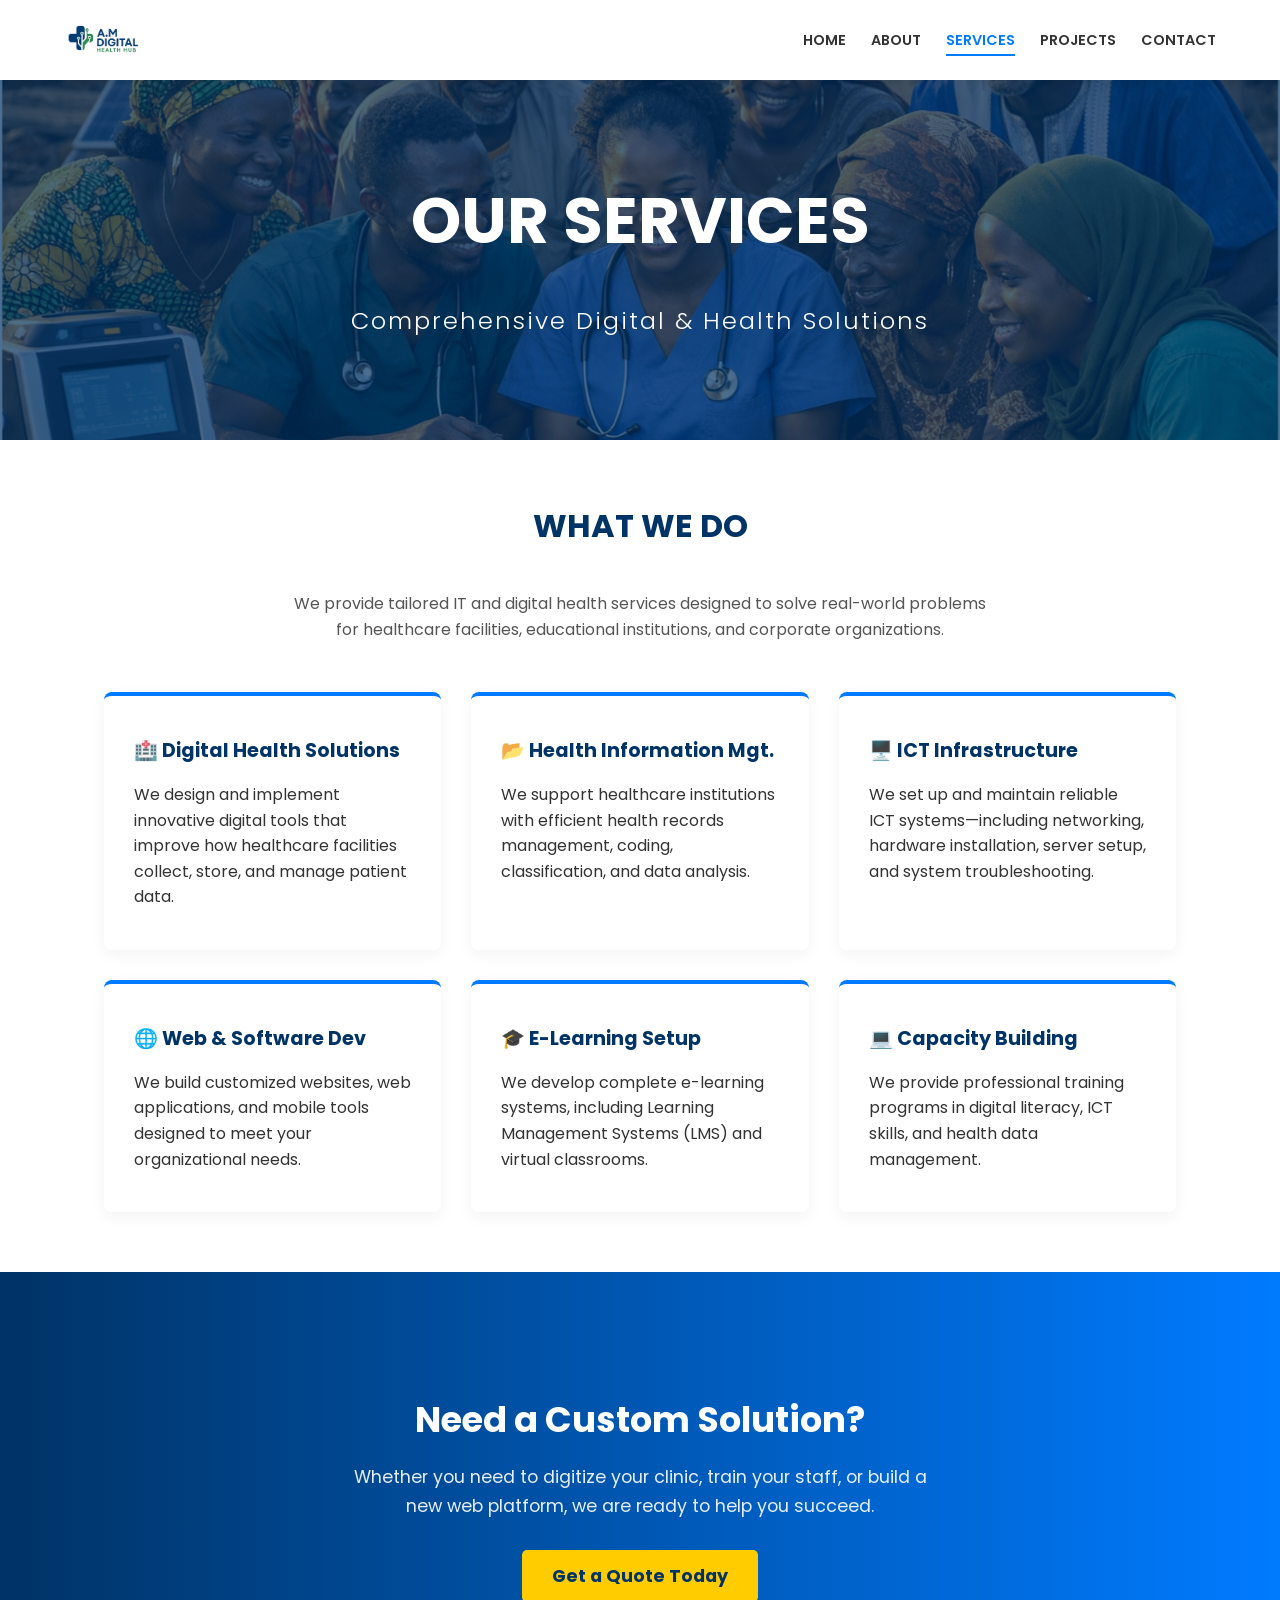
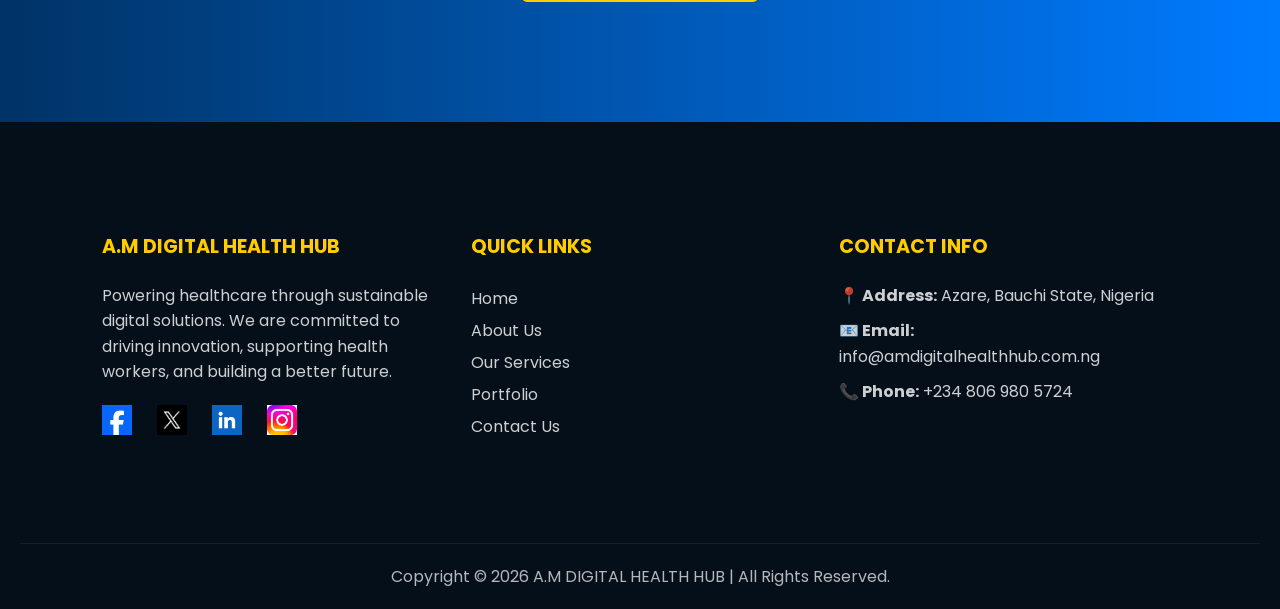
<file: services.html>
<!DOCTYPE html>
<html lang="en">
<head>
  <meta charset="UTF-8" />
  <meta name="viewport" content="width=device-width, initial-scale=1.0" />
  
  <!-- SEO Meta Tags -->
  <meta name="description" content="Explore the services offered by A.M DIGITAL HEALTH HUB, including Digital Health Solutions, IT Infrastructure, Web Development, and Capacity Building in Nigeria.">
  <meta name="keywords" content="Digital Health Services, IT Infrastructure Bauchi, Web Development Nigeria, Health Informatics Training, E-Learning Setup">
  
  <title>Services | A.M DIGITAL HEALTH HUB</title>
  <link rel="icon" type="image/png" href="logo.png">
  
  <link rel="preconnect" href="https://fonts.googleapis.com">
  <link rel="preconnect" href="https://fonts.gstatic.com" crossorigin>
  <link href="https://fonts.googleapis.com/css2?family=Poppins:wght@300;400;500;600;700&display=swap" rel="stylesheet">
  
  <!-- External CSS -->
  <link rel="stylesheet" href="style.css">
</head>
<body>

  <!-- HEADER -->
  <header>
    <img src="logo.png" alt="A.M DIGITAL HEALTH HUB Logo" />
    
    <div class="menu-toggle" id="mobile-menu">
      <span class="bar"></span>
      <span class="bar"></span>
      <span class="bar"></span>
    </div>

    <nav>
      <ul>
        <li><a href="index.html">HOME</a></li>
        <li><a href="about.html">ABOUT</a></li>
        <li><a href="services.html" class="active-link">SERVICES</a></li>
        <li><a href="projects.html">PROJECTS</a></li>
        <li><a href="contact.html">CONTACT</a></li>
      </ul>
    </nav>
  </header>

  <!-- HERO SECTION -->
  <section class="hero-section" style="height: 40vh; min-height: 300px;">
    <div class="hero-content reveal">
      <h1>OUR SERVICES</h1>
      <h2>Comprehensive Digital & Health Solutions</h2>
    </div>
  </section>

  <!-- SERVICES GRID -->
  <section class="container" style="padding-top: 60px; padding-bottom: 60px;">
    
    <div style="text-align: center; margin-bottom: 50px;">
      <h2 class="section-title reveal">What We Do</h2>
      <p class="reveal" style="color: #555; max-width: 700px; margin: 0 auto;">We provide tailored IT and digital health services designed to solve real-world problems for healthcare facilities, educational institutions, and corporate organizations.</p>
    </div>

    <div class="grid-3">
      <div class="card reveal" style="border-top: 4px solid #007bff;">
        <h3 style="color: #003366; margin-bottom: 15px;">🏥 Digital Health Solutions</h3>
        <p>We design and implement innovative digital tools that improve how healthcare facilities collect, store, and manage patient data.</p>
      </div>
      <div class="card reveal" style="border-top: 4px solid #007bff;">
        <h3 style="color: #003366; margin-bottom: 15px;">📂 Health Information Mgt.</h3>
        <p>We support healthcare institutions with efficient health records management, coding, classification, and data analysis.</p>
      </div>
      <div class="card reveal" style="border-top: 4px solid #007bff;">
        <h3 style="color: #003366; margin-bottom: 15px;">🖥️ ICT Infrastructure</h3>
        <p>We set up and maintain reliable ICT systems—including networking, hardware installation, server setup, and system troubleshooting.</p>
      </div>
      <div class="card reveal" style="border-top: 4px solid #007bff;">
        <h3 style="color: #003366; margin-bottom: 15px;">🌐 Web & Software Dev</h3>
        <p>We build customized websites, web applications, and mobile tools designed to meet your organizational needs.</p>
      </div>
      <div class="card reveal" style="border-top: 4px solid #007bff;">
        <h3 style="color: #003366; margin-bottom: 15px;">🎓 E-Learning Setup</h3>
        <p>We develop complete e-learning systems, including Learning Management Systems (LMS) and virtual classrooms.</p>
      </div>
      <div class="card reveal" style="border-top: 4px solid #007bff;">
        <h3 style="color: #003366; margin-bottom: 15px;">💻 Capacity Building</h3>
        <p>We provide professional training programs in digital literacy, ICT skills, and health data management.</p>
      </div>
    </div>
  </section>

  <!-- CTA BANNER -->
  <section class="cta-banner text-center reveal" style="background: linear-gradient(90deg, #003366, #007bff); color: white; padding: 60px 20px;">
    <div class="container">
      <h2 style="font-size: 2.2rem; margin-bottom: 15px;">Need a Custom Solution?</h2>
      <p style="font-size: 1.1rem; max-width: 600px; margin: 0 auto 30px auto; opacity: 0.9;">Whether you need to digitize your clinic, train your staff, or build a new web platform, we are ready to help you succeed.</p>
      <a href="contact.html" class="hero-btn" style="background: #ffcc00; color: #003366; text-decoration: none; padding: 12px 30px; border-radius: 5px; font-weight: bold;">Get a Quote Today</a>
    </div>
  </section>

  <!-- MATCHING FOOTER -->
  <footer class="main-footer" style="background: #050f1a; color: white; padding: 50px 20px 20px 20px;">
    <div class="container grid-3" style="text-align: left; align-items: start;">
      <div class="footer-col">
        <h3 style="color: #ffcc00; margin-bottom: 20px;">A.M DIGITAL HEALTH HUB</h3>
        <p style="margin-bottom: 20px; opacity: 0.8;">Powering healthcare through sustainable digital solutions. We are committed to driving innovation, supporting health workers, and building a better future.</p>
        
        <div class="social-links" style="display: flex; gap: 15px; margin-top: 15px;">
          <a href="https://www.facebook.com/share/19uipVWJs8/" target="_blank">
            <img src="assets/facebook.png" alt="Facebook" style="width: 30px; transition: transform 0.3s;" onmouseover="this.style.transform='translateY(-5px)'" onmouseout="this.style.transform='translateY(0)'">
          </a>
          <a href="https://x.com/AM_DigitalHealt?t=SF7xO812lId9wUdSsH2ciw&s=09" target="_blank">
            <img src="assets/twitter.png" alt="X-Twitter" style="width: 30px; transition: transform 0.3s;" onmouseover="this.style.transform='translateY(-5px)'" onmouseout="this.style.transform='translateY(0)'">
          </a>
          <a href="https://www.linkedin.com/company/am-digital-health-hub/" target="_blank">
            <img src="assets/linkedin.png" alt="LinkedIn" style="width: 30px; transition: transform 0.3s;" onmouseover="this.style.transform='translateY(-5px)'" onmouseout="this.style.transform='translateY(0)'">
          </a>
          <a href="https://www.instagram.com/amdigitalhealthhub?igsh=eGYxMHluOWtkYTNn" target="_blank">
            <img src="assets/instagram.jpeg" alt="Instagram" style="width: 30px; transition: transform 0.3s;" onmouseover="this.style.transform='translateY(-5px)'" onmouseout="this.style.transform='translateY(0)'">
          </a>
        </div>
      </div>

      <div class="footer-col">
        <h3 style="margin-bottom: 20px; color: #ffcc00;">QUICK LINKS</h3>
        <ul style="list-style: none; padding: 0; line-height: 2;">
          <li><a href="index.html" style="color: white; text-decoration: none; opacity: 0.8;">Home</a></li>
          <li><a href="about.html" style="color: white; text-decoration: none; opacity: 0.8;">About Us</a></li>
          <li><a href="services.html" style="color: white; text-decoration: none; opacity: 0.8;">Our Services</a></li>
          <li><a href="projects.html" style="color: white; text-decoration: none; opacity: 0.8;">Portfolio</a></li>
          <li><a href="contact.html" style="color: white; text-decoration: none; opacity: 0.8;">Contact Us</a></li>
        </ul>
      </div>

      <div class="footer-col">
        <h3 style="margin-bottom: 20px; color: #ffcc00;">CONTACT INFO</h3>
        <p style="opacity: 0.8; margin-bottom: 10px;"><strong>📍 Address:</strong> Azare, Bauchi State, Nigeria</p>
        <p style="opacity: 0.8; margin-bottom: 10px;"><strong>📧 Email:</strong> info@amdigitalhealthhub.com.ng</p>
        <p style="opacity: 0.8;"><strong>📞 Phone:</strong> +234 806 980 5724</p>
      </div>
    </div>
    
    <div style="text-align: center; margin-top: 40px; padding-top: 20px; border-top: 1px solid rgba(255,255,255,0.1); opacity: 0.7;">
      <p>Copyright © 2026 A.M DIGITAL HEALTH HUB | All Rights Reserved.</p>
    </div>
  </footer>

  

  <!-- SCRIPTS -->
  <script>
    // Mobile Menu Toggle
    const mobileMenu = document.getElementById('mobile-menu');
    const navMenu = document.querySelector('nav');

    mobileMenu.addEventListener('click', () => {
      mobileMenu.classList.toggle('is-active');
      navMenu.classList.toggle('active');
    });

    // Scroll Reveal Animation
    const observer = new IntersectionObserver((entries) => {
      entries.forEach((entry) => {
        if (entry.isIntersecting) {
          entry.target.classList.add('active');
        }
      });
    });

    const hiddenElements = document.querySelectorAll('.reveal');
    hiddenElements.forEach((el) => observer.observe(el));
  </script>
</body>
</html>
</file>
<file: style.css>
/* =========================================
        A.M DIGITAL HEALTH HUB WEB CODE
   ========================================= */

:root {
  --primary-color: #003366; 
  --secondary-color: #007bff; 
  --accent-color: #ffcc00; 
  --text-dark: #333333;
  --text-light: #666666;
  --bg-color: #ffffff;
  --bg-light: #f8f9fa;
  --transition: all 0.3s ease;
}

* {
  margin: 0;
  padding: 0;
  box-sizing: border-box;
  font-family: "Poppins", sans-serif;
}

body {
  background-color: var(--bg-color);
  color: var(--text-dark);
  line-height: 1.6;
}

.container {
  max-width: 1200px;
  margin: 0 auto;
  padding: 60px 5%;
}

.text-center {
  text-align: center;
}

.bg-light {
  background-color: var(--bg-light);
}

.section-title {
  color: var(--primary-color);
  font-size: 2rem;
  margin-bottom: 40px;
  text-transform: uppercase;
}

/* --- HEADER --- */
header {
  display: flex;
  align-items: center;
  justify-content: space-between;
  background: var(--bg-color);
  padding: 15px 5%;
  box-shadow: 0 2px 10px rgba(0,0,0,0.1);
  position: sticky;
  top: 0;
  z-index: 1000;
}

header img {
  height: 50px;
}

nav ul {
  list-style: none;
  display: flex;
  gap: 25px;
}

nav ul li a {
  color: var(--text-dark);
  text-decoration: none;
  font-weight: 600;
  font-size: 0.9rem;
  text-transform: uppercase;
  transition: var(--transition);
}

nav ul li a:hover {
  color: var(--secondary-color);
}

/* --- ACTIVE LINK STYLING --- */
nav ul li a.active-link {
  color: var(--secondary-color);
  border-bottom: 2px solid var(--secondary-color);
  padding-bottom: 4px;
}

/* --- HERO SECTION --- */
.hero-section {
  height: 80vh;
  background: linear-gradient(rgba(0, 51, 102, 0.7), rgba(0, 51, 102, 0.7)), url('assets/office-bg.png') center/cover;
  display: flex;
  align-items: center;
  justify-content: center;
  text-align: center;
  color: white;
}

.hero-content h2 {
  font-size: 1.5rem;
  font-weight: 300;
  letter-spacing: 2px;
  margin-bottom: 10px;
}

.hero-content h1 {
  font-size: 4rem;
  font-weight: 700;
  margin-bottom: 30px;
}

.hero-btn {
  display: inline-block;
  padding: 15px 40px;
  background: var(--accent-color);
  color: var(--primary-color);
  text-decoration: none;
  font-weight: bold;
  font-size: 1.1rem;
  border-radius: 5px;
  transition: var(--transition);
}

.hero-btn:hover {
  background: white;
}

/* --- GRIDS --- */
.grid-3 {
  display: grid;
  grid-template-columns: repeat(auto-fit, minmax(300px, 1fr));
  gap: 30px;
}

.grid-4 {
  display: grid;
  grid-template-columns: repeat(auto-fit, minmax(250px, 1fr));
  gap: 20px;
}

/* --- CARDS --- */
.card, .testimonial-card {
  background: white;
  padding: 40px 30px;
  box-shadow: 0 5px 15px rgba(0,0,0,0.05);
  border-radius: 8px;
  text-align: left;
}

.card h3, .testimonial-card h3 {
  color: var(--primary-color);
  margin-bottom: 15px;
  font-size: 1.2rem;
}

.testimonial-card span {
  display: block;
  color: var(--secondary-color);
  font-size: 0.9rem;
  margin-bottom: 15px;
  font-weight: 600;
}

.testimonial-card p {
  font-style: italic;
}

/* --- METRICS --- */
.metric-box h2 {
  font-size: 3rem;
  color: var(--secondary-color);
  margin-bottom: 10px;
}

.metric-box p {
  font-weight: 600;
  color: var(--text-dark);
}

/* --- PORTFOLIO GALLERY --- */
.portfolio-grid img {
  width: 100%;
  height: 250px;
  object-fit: cover;
  border-radius: 8px;
  box-shadow: 0 4px 10px rgba(0,0,0,0.1);
  transition: transform 0.3s;
}

.portfolio-grid img:hover {
  transform: scale(1.05);
}

/* --- PARTNERS --- */
.partners-logo-placeholder {
  display: flex;
  justify-content: center;
  gap: 40px;
  flex-wrap: wrap;
}

.partners-logo-placeholder span {
  padding: 20px 40px;
  background: white;
  border: 1px solid #ddd;
  font-weight: bold;
  color: #ccc;
}

/* --- CTA BANNER --- */
.cta-banner {
  background: var(--primary-color);
  color: white;
  padding: 80px 5%;
}

.cta-banner h2 {
  font-size: 2.5rem;
  margin-bottom: 20px;
}

.cta-banner p {
  max-width: 800px;
  margin: 0 auto 30px auto;
  font-size: 1.1rem;
}

/* --- FOOTER --- */
.main-footer {
  background: #111;
  color: white;
  padding: 60px 5% 20px 5%;
}

.footer-col h3 {
  font-size: 1.2rem;
}

.social-links a {
  color: var(--accent-color);
  text-decoration: none;
  margin-right: 10px;
}

/* --- WHATSAPP --- */
.whatsapp-float {
  position: fixed;
  bottom: 20px;
  right: 20px;
  width: 60px;
  height: 60px;
  background-color: #25d366;
  border-radius: 50%;
  display: flex;
  align-items: center;
  justify-content: center;
  box-shadow: 2px 2px 10px rgba(0,0,0,0.2);
  z-index: 100;
}
.whatsapp-float img {
  width: 35px;
}

/* --- MOBILE MENU (HAMBURGER) --- */
.menu-toggle {
  display: none; /* Hidden on desktop */
  flex-direction: column;
  cursor: pointer;
  gap: 5px;
}

.menu-toggle .bar {
  width: 25px;
  height: 3px;
  background-color: var(--primary-color);
  transition: var(--transition);
  border-radius: 3px;
}

/* --- RESPONSIVE DESIGN --- */
@media (max-width: 768px) {
  header {
    flex-direction: row; /* Keep logo and hamburger on the same line */
    justify-content: space-between;
    align-items: center;
    padding: 15px 5%;
    position: relative; /* Needed for the dropdown menu */
  }

  .menu-toggle {
    display: flex; /* Show the hamburger on mobile */
  }

  nav {
    width: 100%;
    position: absolute;
    top: 100%; /* Position it right below the header */
    left: 0;
    background: var(--bg-color);
    box-shadow: 0 10px 10px rgba(0,0,0,0.1);
    display: none; /* Hide the menu by default */
  }

  /* This class will be added by JavaScript when the button is clicked */
  nav.active {
    display: block; 
  }

  nav ul {
    flex-direction: column;
    width: 100%;
    text-align: center;
    padding: 20px 0;
    margin: 0;
    gap: 20px;
  }

  /* Animate the hamburger into an 'X' */
  .menu-toggle.is-active .bar:nth-child(1) {
    transform: translateY(8px) rotate(45deg);
  }
  .menu-toggle.is-active .bar:nth-child(2) {
    opacity: 0;
  }
  .menu-toggle.is-active .bar:nth-child(3) {
    transform: translateY(-8px) rotate(-45deg);
  }
  
  
  /* --- SCROLL REVEAL ANIMATION --- */
.reveal {
  opacity: 0;
  transform: translateY(50px); /* Pushes the element down slightly */
  transition: all 0.8s cubic-bezier(0.5, 0, 0, 1); /* Smooth easing */
}

.reveal.active {
  opacity: 1;
  transform: translateY(0); /* Brings it back to its original position */
}


  /* Adjust other sections for mobile */
  .hero-content h1 {
    font-size: 2.5rem;
  }
  .main-footer .grid-3 {
    grid-template-columns: 1fr;
    gap: 40px;
  }
}


/* =========================================
   PARTNERS INFINITE SCROLL ANIMATION
   ========================================= */
.partners-slider {
  width: 100%;
  overflow: hidden;
  position: relative;
  padding: 30px 0;
  white-space: nowrap;
}

/* Faded white edges for a premium look */
.partners-slider::before,
.partners-slider::after {
  content: "";
  position: absolute;
  top: 0;
  width: 120px;
  height: 100%;
  z-index: 2;
}
.partners-slider::before {
  left: 0;
  background: linear-gradient(to right, rgba(255,255,255,1), rgba(255,255,255,0));
}
.partners-slider::after {
  right: 0;
  background: linear-gradient(to left, rgba(255,255,255,1), rgba(255,255,255,0));
}

.partners-track {
  display: inline-block;
  /* Adjust '20s' to make it scroll faster or slower */
  animation: scrollLogos 20s linear infinite; 
}

/* Pause the scrolling when the mouse hovers over it */
.partners-slider:hover .partners-track {
  animation-play-state: paused;
}

.partners-track img {
  height: 60px;
  margin: 0 40px; /* Space between logos */
  object-fit: contain;
  vertical-align: middle;
  filter: grayscale(100%); /* Makes all logos grey for a clean corporate look */
  opacity: 0.6;
  transition: all 0.3s ease;
  cursor: pointer;
}

/* Pop into full color and zoom slightly on hover */
.partners-track img:hover {
  filter: grayscale(0%);
  opacity: 1;
  transform: scale(1.15);
}

@keyframes scrollLogos {
  0% { transform: translateX(0); }
  100% { transform: translateX(-50%); }
}


/* =========================================
   NEW ANIMATIONS: PULSE & HOVER LIFT
   ========================================= */

/* Subtle continuous pulse for main buttons */
.pulse-btn {
  animation: shadowPulse 2s infinite;
}

@keyframes shadowPulse {
  0% { box-shadow: 0 0 0 0 rgba(0, 123, 255, 0.4); }
  70% { box-shadow: 0 0 0 15px rgba(0, 123, 255, 0); }
  100% { box-shadow: 0 0 0 0 rgba(0, 123, 255, 0); }
}

/* Smooth lift effect for cards and project images */
.hover-lift {
  transition: transform 0.3s ease, box-shadow 0.3s ease;
}

.hover-lift:hover {
  transform: translateY(-8px);
  box-shadow: 0 12px 20px rgba(0, 0, 0, 0.15);
}

/* Ensure project images stay neat when lifting */
.portfolio-grid img.hover-lift {
  border-radius: 8px;
  cursor: pointer;
}
</file>
